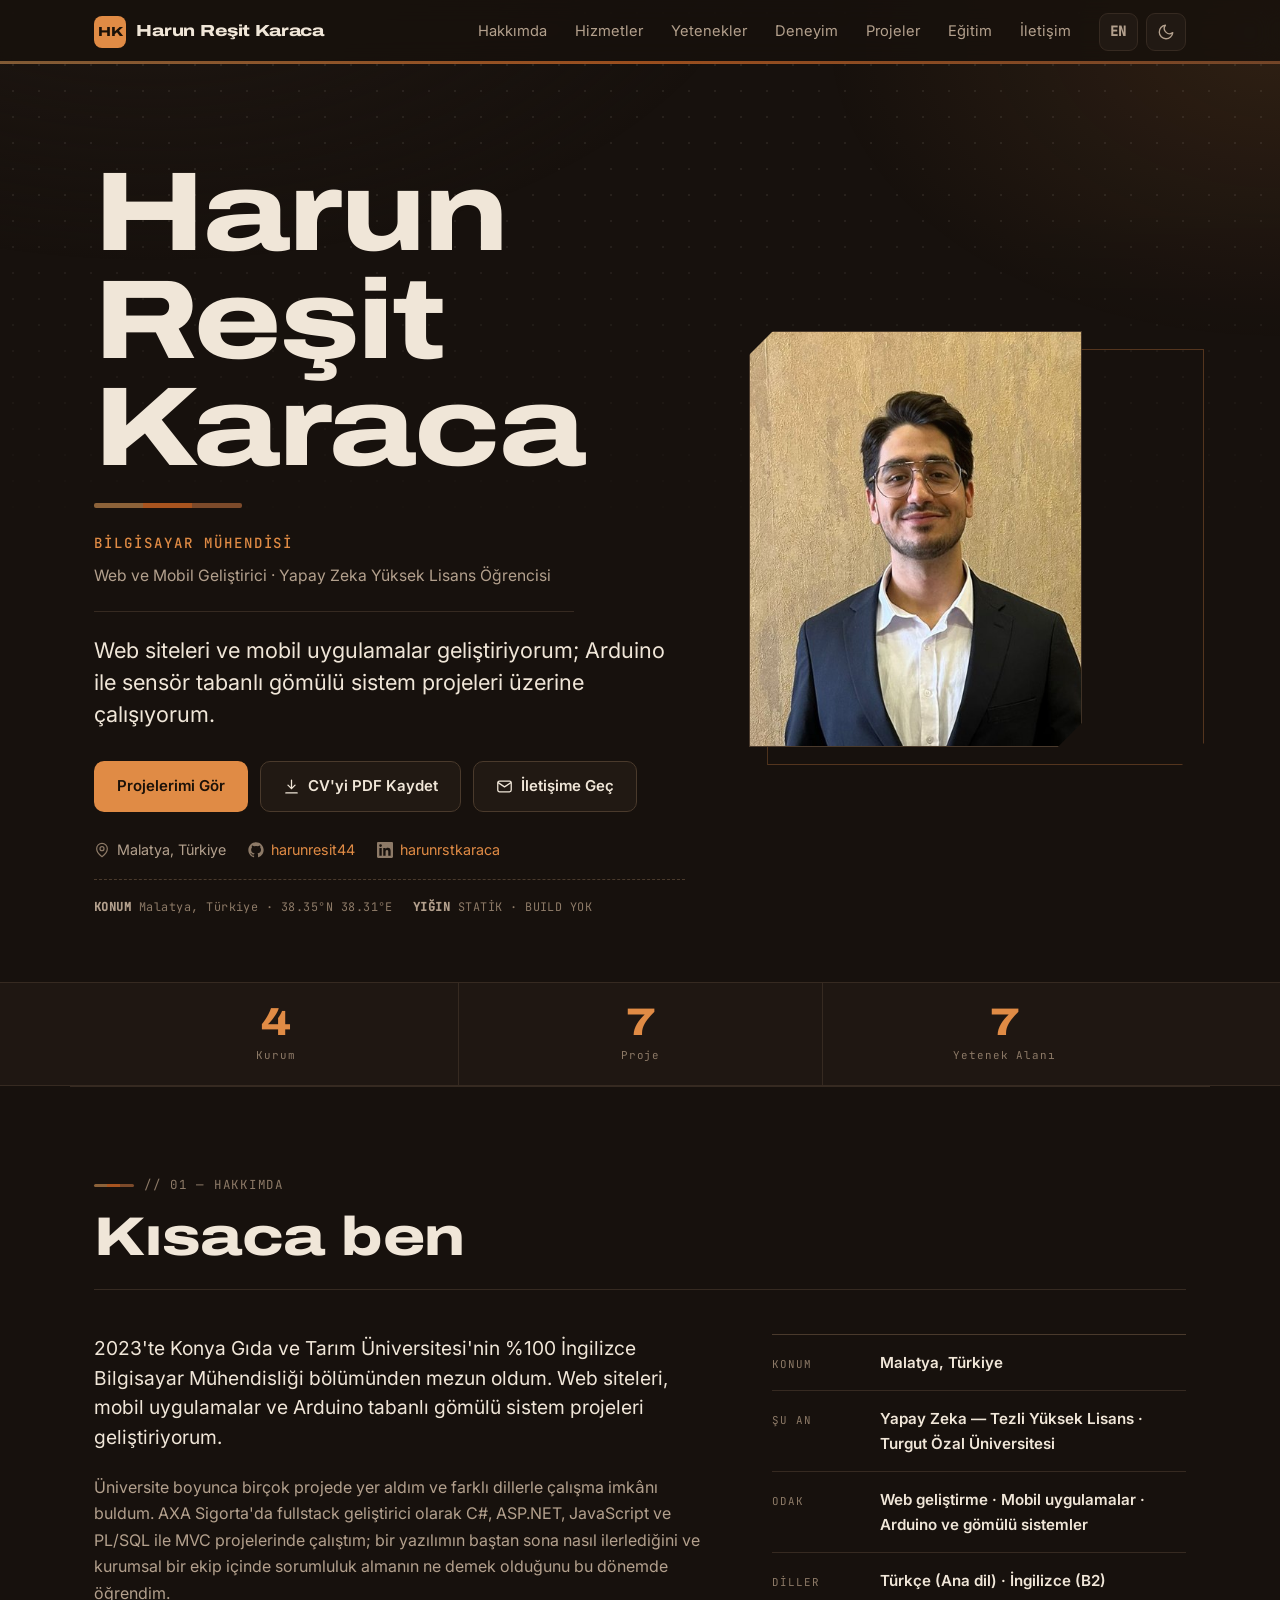
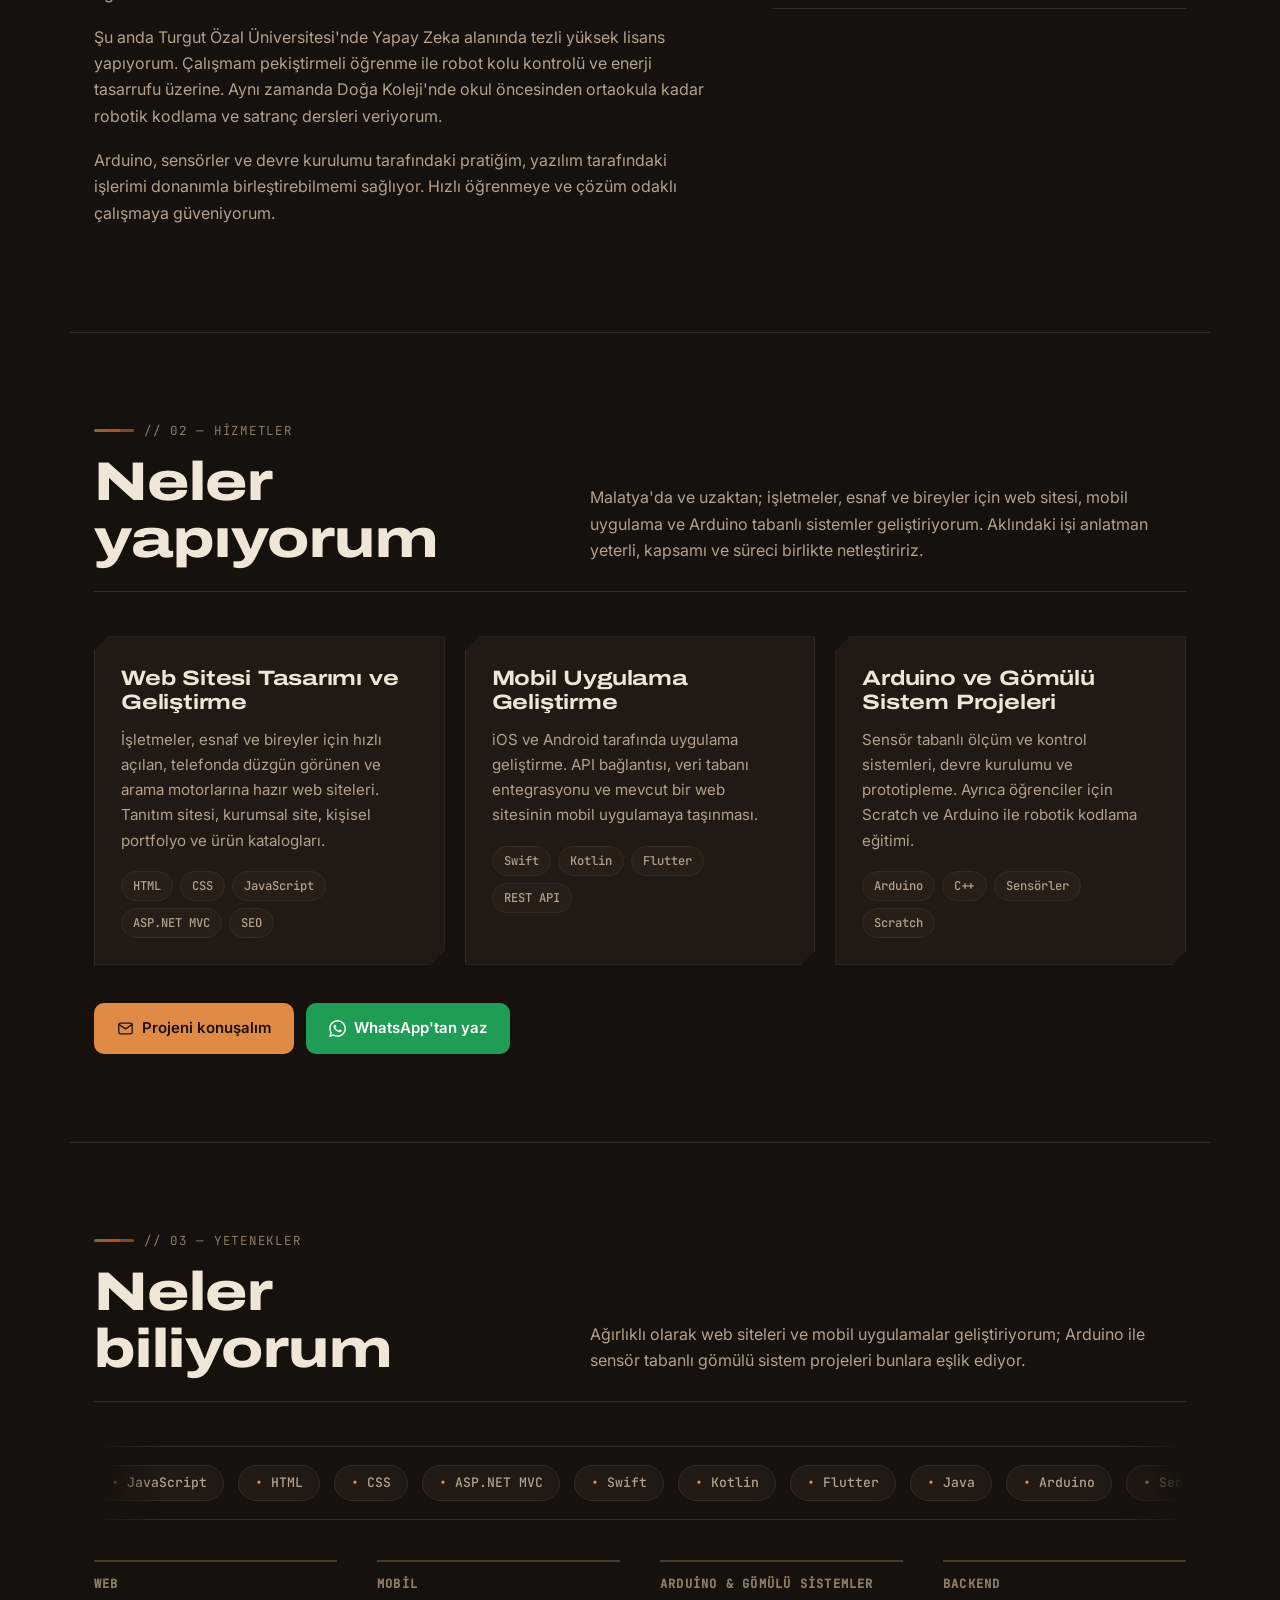
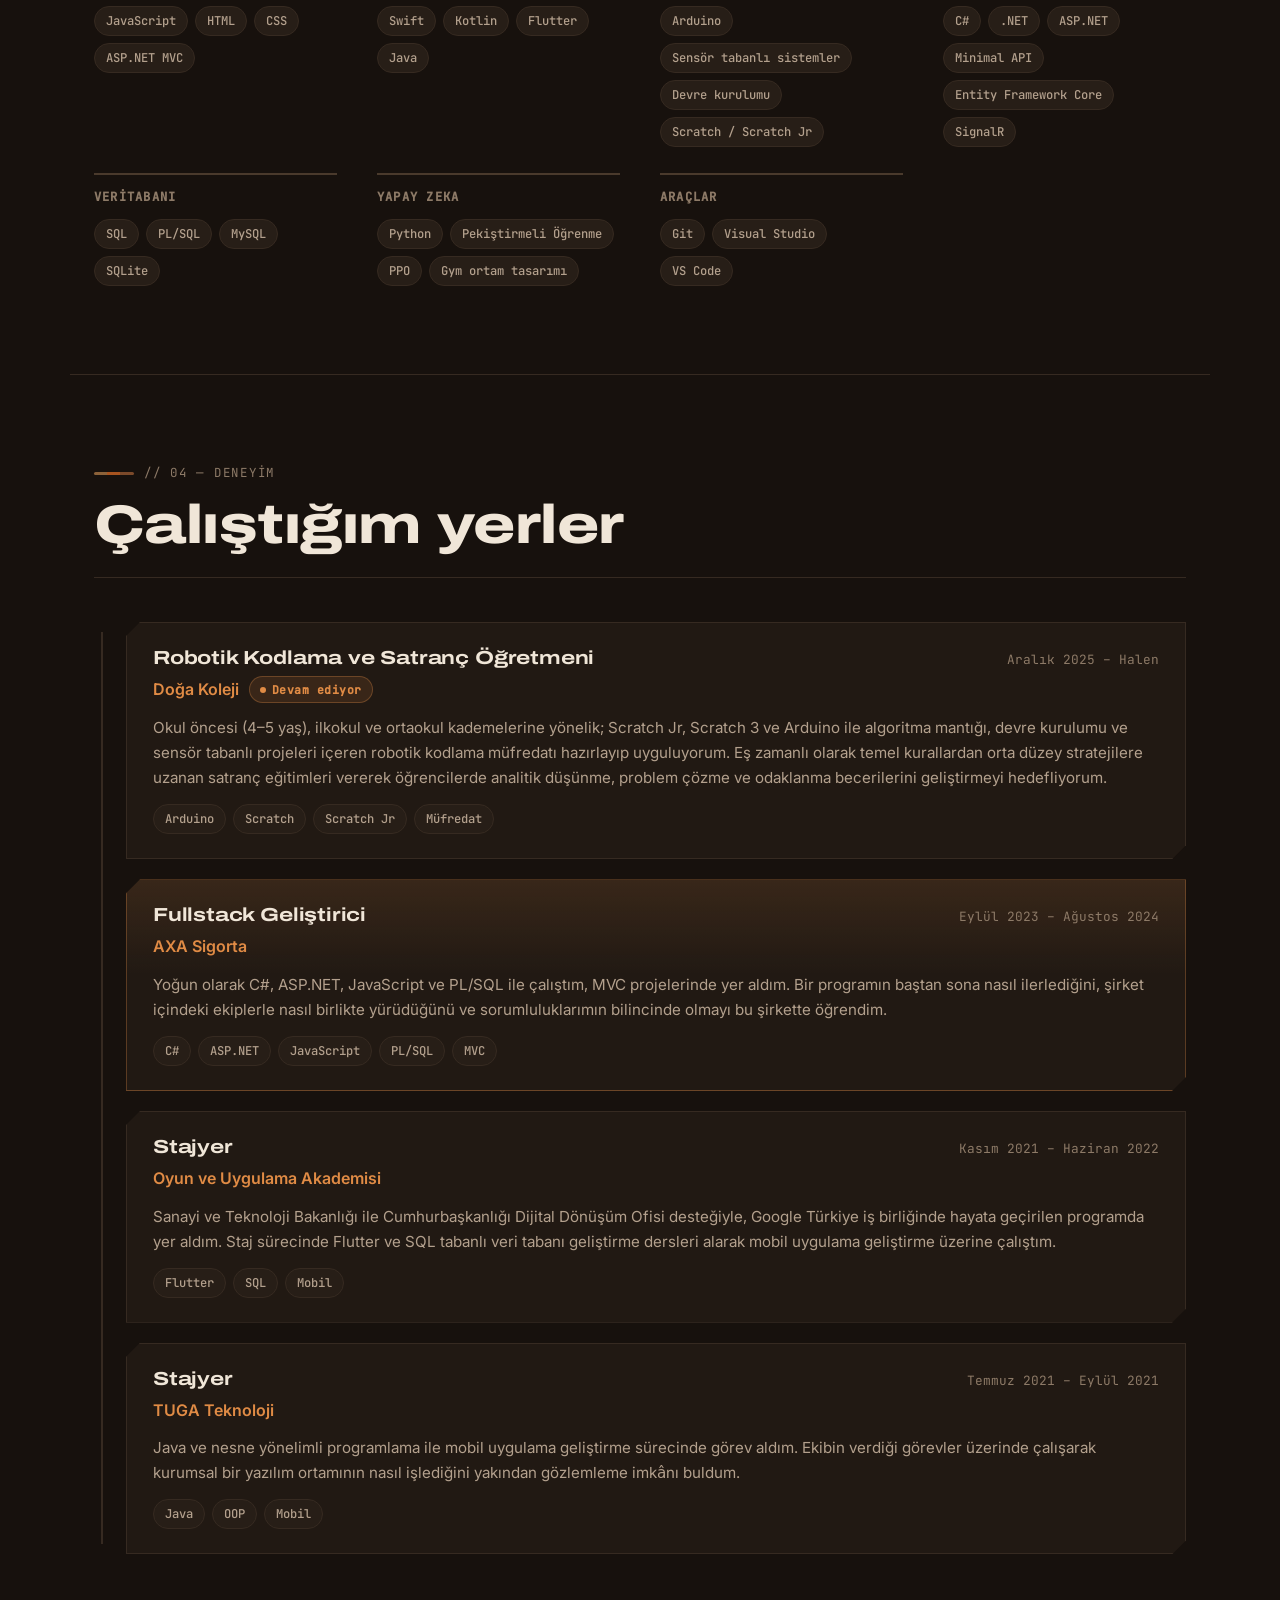
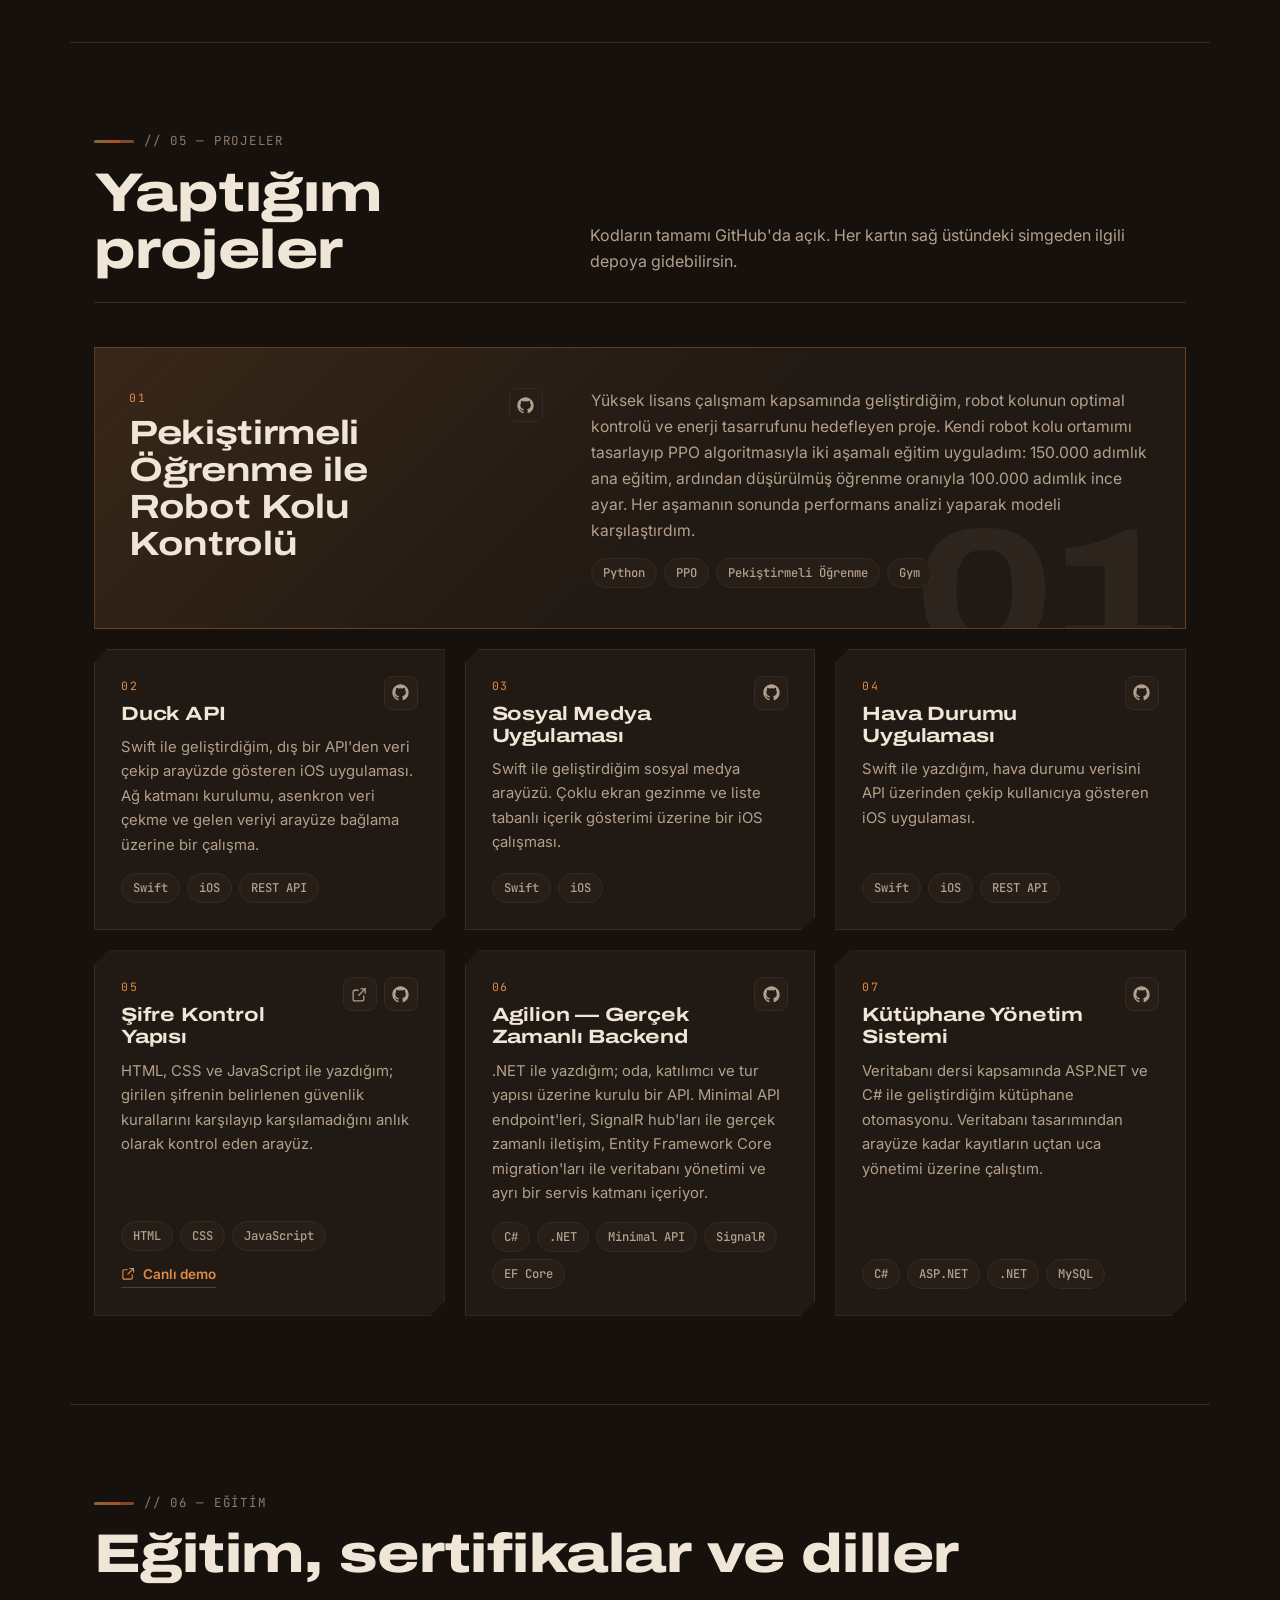
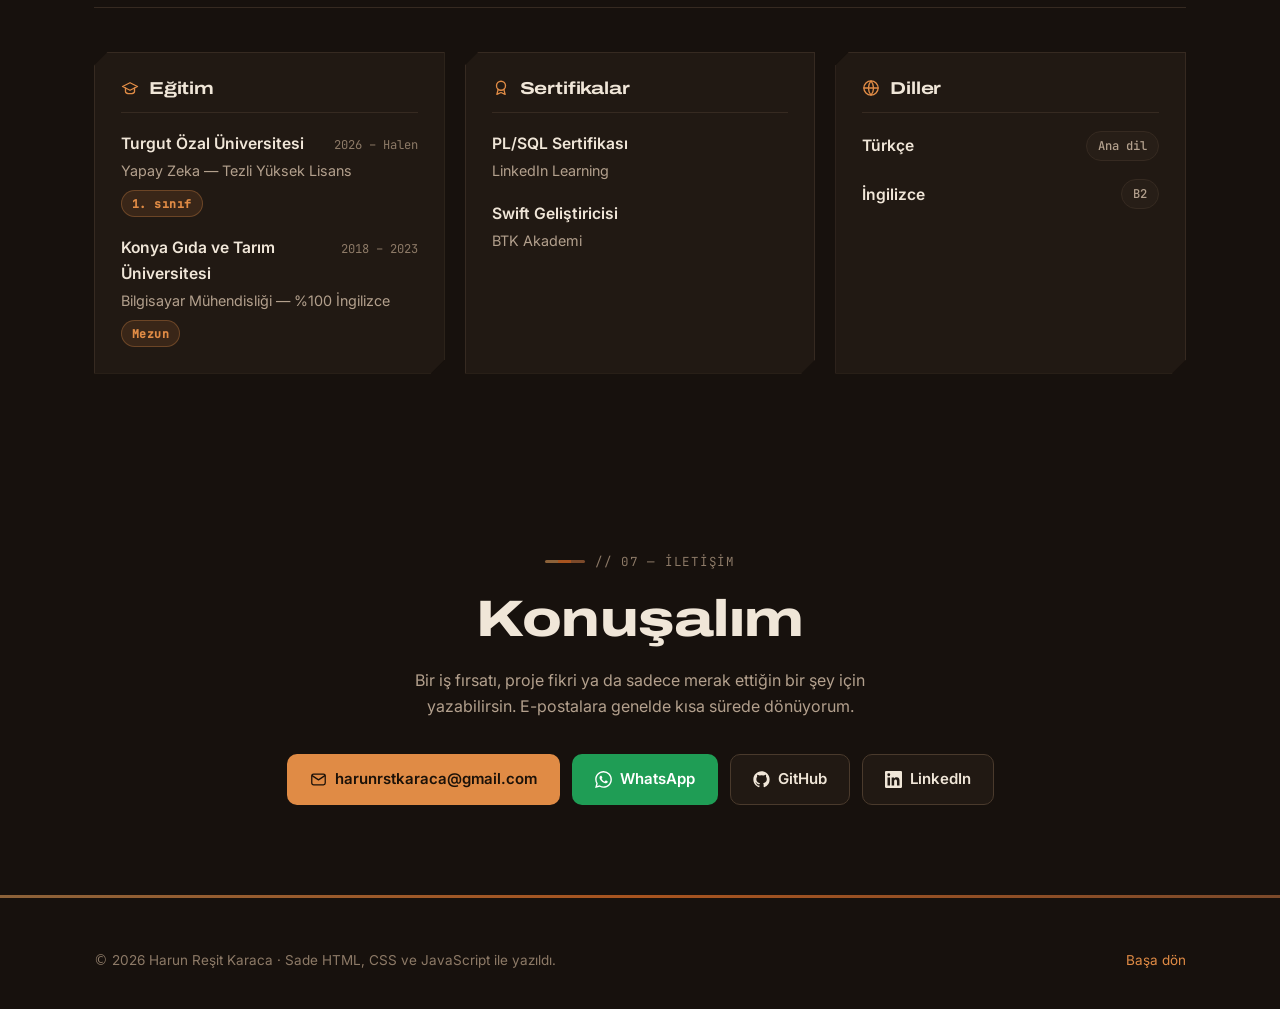
<file: index.html>
<!DOCTYPE html>
<html lang="tr" class="no-js">
  <head>
    <meta charset="utf-8" />
    <meta name="viewport" content="width=device-width, initial-scale=1" />

    <!-- Google Search Console site doğrulaması.
         Bu satırı silme — silersen Search Console doğrulaması düşer
         ve panelde veri toplanmayı bırakır. -->
    <meta name="google-site-verification" content="KPAPjc5zGMtAQxBNPOxr4-4Oy0_Ret4LzLG_7eiKNcA" />

    <!-- ================= SEO =================
         DİKKAT: Alan adını değiştirirsen (örn. harunkaraca.com alırsan)
         aşağıdaki 4 yerde de güncelle: canonical, og:url,
         iki hreflang satırı — ayrıca sitemap.xml ve robots.txt içinde.
         Şu anki adres: https://harunresitkaraca.com.tr/
         ======================================== -->

    <title>Malatya Web Sitesi ve Mobil Uygulama Geliştirme | Harun Reşit Karaca</title>
    <meta
      name="description"
      content="Malatya'da web sitesi tasarımı, mobil uygulama geliştirme ve Arduino projeleri. Bilgisayar mühendisi Harun Reşit Karaca ile iletişime geçin."
    />
    <meta name="author" content="Harun Reşit Karaca" />
    <meta name="robots" content="index, follow, max-image-preview:large" />
    <!-- Varsayılan koyu tema; kullanıcı düğmeyle değiştirince
         js/main.js bu değeri de günceller. -->
    <meta name="theme-color" content="#17110d" />

    <!-- Yerel arama sinyalleri -->
    <meta name="geo.region" content="TR-44" />
    <meta name="geo.placename" content="Malatya" />

    <link rel="canonical" href="https://harunresitkaraca.com.tr/" />
    <link rel="alternate" hreflang="tr" href="https://harunresitkaraca.com.tr/" />
    <link rel="alternate" hreflang="en" href="https://harunresitkaraca.com.tr/?lang=en" />
    <link rel="alternate" hreflang="x-default" href="https://harunresitkaraca.com.tr/" />

    <!-- LinkedIn/WhatsApp gibi yerlerde link paylaşınca çıkan kart.
         Görsel: assets/og-image.png (1200x630). Tasarımını değiştirmek
         istersen görseli aynı boyutta yenisiyle değiştirmen yeterli. -->
    <meta property="og:type" content="profile" />
    <meta property="og:site_name" content="Harun Reşit Karaca" />
    <meta property="og:url" content="https://harunresitkaraca.com.tr/" />
    <meta
      property="og:title"
      content="Malatya Web Sitesi ve Mobil Uygulama Geliştirme | Harun Reşit Karaca"
    />
    <meta
      property="og:description"
      content="Malatya'da web sitesi tasarımı, mobil uygulama geliştirme ve Arduino projeleri. Hızlı, mobil uyumlu ve arama motorlarına hazır web siteleri."
    />
    <meta property="og:locale" content="tr_TR" />
    <meta property="og:locale:alternate" content="en_US" />
    <meta property="og:image" content="https://harunresitkaraca.com.tr/assets/og-image.png" />
    <meta property="og:image:width" content="1200" />
    <meta property="og:image:height" content="630" />
    <meta
      property="og:image:alt"
      content="Harun Reşit Karaca — Malatya'da web sitesi, mobil uygulama ve Arduino projeleri"
    />

    <meta name="twitter:card" content="summary_large_image" />
    <meta
      name="twitter:image"
      content="https://harunresitkaraca.com.tr/assets/og-image.png"
    />
    <meta
      name="twitter:title"
      content="Malatya Web Sitesi ve Mobil Uygulama Geliştirme | Harun Reşit Karaca"
    />
    <meta
      name="twitter:description"
      content="Malatya'da web sitesi tasarımı, mobil uygulama geliştirme ve Arduino projeleri."
    />

    <link rel="icon" href="assets/favicon.svg" type="image/svg+xml" />

    <!-- Kendi sunucumuzda barındırılan fontlar. Görüntülenecek ilk metin
         bu iki ağırlığı kullandığı için erken yükleme (preload) ile
         "görünmez metin" (FOIT) süresi kısaltılıyor. -->
    <link rel="preload" href="assets/fonts/archivo-expanded-800.woff2" as="font" type="font/woff2" crossorigin />
    <link rel="preload" href="assets/fonts/inter-400.woff2" as="font" type="font/woff2" crossorigin />

    <link rel="stylesheet" href="css/styles.css" />

    <!-- Tema/dil tercihini sayfa boyanmadan uygular. Ayrıntı: js/boot.js -->
    <script src="js/boot.js"></script>
  </head>

  <body>
    <!-- Kaydırma ilerleme çubuğu — dekoratif, ekran okuyucudan gizli.
         Genişliği js/main.js tarafından güncelleniyor. -->
    <div class="scroll-progress" aria-hidden="true">
      <div class="scroll-progress__fill" id="scroll-progress-fill"></div>
    </div>

    <a class="skip-link" href="#main" data-i18n="a11y.skip">İçeriğe geç</a>

    <!-- ============ ÜST ÇUBUK ============ -->
    <header class="header">
      <div class="header__inner">
        <a class="brand" href="#top">
          <span class="brand__mark" id="brand-mark">HK</span>
          <span class="brand__name" id="brand-name">Harun Reşit Karaca</span>
        </a>

        <nav class="nav" id="nav" aria-label="Site menüsü">
          <a class="nav__link" href="#about" data-i18n="nav.about">Hakkımda</a>
          <a class="nav__link" href="#services" data-i18n="nav.services">Hizmetler</a>
          <a class="nav__link" href="#skills" data-i18n="nav.skills">Yetenekler</a>
          <a class="nav__link" href="#experience" data-i18n="nav.experience">Deneyim</a>
          <a class="nav__link" href="#projects" data-i18n="nav.projects">Projeler</a>
          <a class="nav__link" href="#education" data-i18n="nav.education">Eğitim</a>
          <a class="nav__link" href="#contact" data-i18n="nav.contact">İletişim</a>
        </nav>

        <div class="header__tools">
          <button
            class="icon-btn lang-btn"
            id="lang-toggle"
            type="button"
            title="Siteyi İngilizce görüntüle"
          >
            <span id="lang-label">EN</span>
          </button>

          <button
            class="icon-btn"
            id="theme-toggle"
            type="button"
            data-i18n-title="a11y.themeToggle"
            title="Temayı değiştir"
          >
            <svg class="icon icon-moon" aria-hidden="true"><use href="#i-moon" /></svg>
            <svg class="icon icon-sun" aria-hidden="true"><use href="#i-sun" /></svg>
            <span class="sr-only" data-i18n="a11y.themeToggle">Temayı değiştir</span>
          </button>

          <button
            class="icon-btn nav-toggle"
            id="nav-toggle"
            type="button"
            aria-expanded="false"
            aria-controls="nav"
          >
            <svg class="icon icon-menu" aria-hidden="true"><use href="#i-menu" /></svg>
            <svg class="icon icon-close" aria-hidden="true"><use href="#i-close" /></svg>
            <span class="sr-only" data-i18n="a11y.menuToggle">Menüyü aç/kapat</span>
          </button>
        </div>
      </div>
    </header>

    <main id="main">
      <span id="top"></span>

      <!-- ============ HERO ============ -->
      <section class="hero container">
        <div class="hero__grid">
          <div class="hero__intro">
            <p class="hero__available" id="hero-status" hidden>
              <span class="badge"><span class="badge__dot"></span><span id="hero-status-text"></span></span>
            </p>

            <h1 class="hero__name" id="hero-name">Harun Reşit Karaca</h1>

            <div class="hero__stripe">
              <span class="stripe stripe--lg" aria-hidden="true"></span>
            </div>

            <p class="hero__title" id="hero-title"></p>
            <p class="hero__subtitle" id="hero-subtitle"></p>
            <p class="hero__tagline" id="hero-tagline"></p>

            <div class="hero__actions">
              <a class="btn btn--primary" href="#projects" data-i18n="btn.projects">
                Projelerimi Gör
                <svg class="icon" aria-hidden="true"><use href="#i-arrow" /></svg>
              </a>
              <button class="btn btn--ghost" id="print-cv" type="button">
                <svg class="icon" aria-hidden="true"><use href="#i-download" /></svg>
                <span data-i18n="btn.cv">CV'yi PDF Kaydet</span>
              </button>
              <a class="btn btn--ghost" id="hero-mail" href="#">
                <svg class="icon" aria-hidden="true"><use href="#i-mail" /></svg>
                <span data-i18n="btn.contact">İletişime Geç</span>
              </a>
            </div>

            <div class="hero__meta">
              <span>
                <svg class="icon" aria-hidden="true"><use href="#i-pin" /></svg>
                <span id="hero-location"></span>
              </span>
              <a id="hero-github" href="#" target="_blank" rel="noopener noreferrer">
                <svg class="icon icon--solid" aria-hidden="true"><use href="#i-github" /></svg>
                <span id="hero-github-label"></span>
              </a>
              <a id="hero-linkedin" href="#" target="_blank" rel="noopener noreferrer">
                <svg class="icon icon--solid" aria-hidden="true"><use href="#i-linkedin" /></svg>
                <span id="hero-linkedin-label"></span>
              </a>
              <!-- Sadece yazdırma/PDF çıktısında görünür: ekranda e-posta
                   zaten İletişim bölümünde var, ama CV çıktısında o bölüm gizleniyor. -->
              <span class="print-only">
                <svg class="icon" aria-hidden="true"><use href="#i-mail" /></svg>
                <span id="hero-email"></span>
              </span>
            </div>

            <!-- Teknik künye satırı — motorsport telemetri estetiğinde,
                 gerçek bilgi taşıyor (konum koordinatı, teknoloji yığını).
                 js/main.js > renderDossier() dolduruyor. -->
            <div class="hero__dossier" id="hero-dossier"></div>
          </div>

          <div class="hero__media">
            <!-- FOTOĞRAF: js/data.js içindeki profile.photo alanına
                 dosya yolunu yazdığında monogram yerine fotoğraf gelir. -->
            <div class="avatar">
              <span class="avatar__mono" id="avatar-mono">HK</span>
              <img class="avatar__img" id="avatar-img" alt="" hidden />
            </div>
            <p class="avatar__hint" data-i18n="hero.photoHint">Fotoğraf eklenecek</p>
          </div>
        </div>
      </section>

      <!-- ============ SAYISAL VURGU ŞERİDİ ============
           Rakamlar data.js dizilerinin uzunluğundan hesaplanıyor
           (js/main.js > renderStats), uydurma sayı yok. -->
      <div class="stats-strip">
        <div class="container stats-strip__inner" id="stats-strip"></div>
      </div>

      <!-- ============ HAKKIMDA ============ -->
      <section class="section container" id="about">
        <div class="section__head">
          <div class="eyebrow-row">
            <span class="stripe stripe--sm" aria-hidden="true"></span>
            <span class="section__eyebrow" data-i18n="about.eyebrow">// 01 — HAKKIMDA</span>
          </div>
          <h2 class="section__title" data-i18n="about.title">Kısaca ben</h2>
        </div>

        <div class="about__grid">
          <div class="about__text" id="about-text"></div>

          <div class="facts">
            <div class="fact">
              <span class="fact__label" data-i18n="facts.location">Konum</span>
              <span class="fact__value" id="fact-location"></span>
            </div>
            <div class="fact">
              <span class="fact__label" data-i18n="facts.study">Şu an</span>
              <span class="fact__value" id="fact-study"></span>
            </div>
            <div class="fact">
              <span class="fact__label" data-i18n="facts.focus">Odak</span>
              <span class="fact__value" id="fact-focus"></span>
            </div>
            <div class="fact">
              <span class="fact__label" data-i18n="facts.languages">Diller</span>
              <span class="fact__value" id="fact-languages"></span>
            </div>
          </div>
        </div>
      </section>

      <!-- ============ HİZMETLER ============
           Bu bölüm, Malatya'da web sitesi/mobil uygulama arayan
           birinin seni bulabilmesi için var. İçeriği js/data.js
           içindeki "services" listesinden geliyor. -->
      <section class="section container" id="services">
        <div class="section__head">
          <div class="eyebrow-row">
            <span class="stripe stripe--sm" aria-hidden="true"></span>
            <span class="section__eyebrow" data-i18n="services.eyebrow">// 02 — HİZMETLER</span>
          </div>
          <h2 class="section__title" data-i18n="services.title">Neler yapıyorum</h2>
          <p class="section__lead" data-i18n="services.lead">
            Malatya'da ve uzaktan; işletmeler, esnaf ve bireyler için web sitesi, mobil uygulama
            ve Arduino tabanlı sistemler geliştiriyorum. Aklındaki işi anlatman yeterli, kapsamı
            ve süreci birlikte netleştiririz.
          </p>
        </div>

        <div class="services-grid" id="services-grid"></div>

        <p class="services__cta">
          <a class="btn btn--primary" id="services-mail" href="#">
            <svg class="icon" aria-hidden="true"><use href="#i-mail" /></svg>
            <span data-i18n="services.cta">Projeni konuşalım</span>
          </a>
          <!-- Adres js/main.js tarafından çalışma anında kuruluyor;
               telefon numarası HTML kaynağında bütün halde yok. -->
          <a
            class="btn btn--wa wa-link"
            rel="noopener noreferrer nofollow"
            target="_blank"
            hidden
          >
            <svg class="icon icon--solid" aria-hidden="true"><use href="#i-whatsapp" /></svg>
            <span data-i18n="services.whatsapp">WhatsApp'tan yaz</span>
          </a>
        </p>
      </section>

      <!-- ============ YETENEKLER ============ -->
      <section class="section container" id="skills">
        <div class="section__head">
          <div class="eyebrow-row">
            <span class="stripe stripe--sm" aria-hidden="true"></span>
            <span class="section__eyebrow" data-i18n="skills.eyebrow">// 03 — YETENEKLER</span>
          </div>
          <h2 class="section__title" data-i18n="skills.title">Neler biliyorum</h2>
          <p class="section__lead" data-i18n="skills.lead">
            Ağırlıklı olarak web siteleri ve mobil uygulamalar geliştiriyorum; Arduino ile sensör
            tabanlı gömülü sistem projeleri bunlara eşlik ediyor.
          </p>
        </div>

        <!-- Kayan teknoloji şeridi — DATA.skills'ten benzersizleştirilip
             js/main.js > initTicker() dolduruyor. -->
        <div class="ticker" id="skills-ticker">
          <div class="ticker__track" id="skills-ticker-track"></div>
        </div>

        <div class="skills-grid" id="skills-grid"></div>
      </section>

      <!-- ============ DENEYİM ============ -->
      <section class="section container" id="experience">
        <div class="section__head">
          <div class="eyebrow-row">
            <span class="stripe stripe--sm" aria-hidden="true"></span>
            <span class="section__eyebrow" data-i18n="experience.eyebrow">// 04 — DENEYİM</span>
          </div>
          <h2 class="section__title" data-i18n="experience.title">Çalıştığım yerler</h2>
        </div>

        <div class="timeline" id="timeline"></div>
      </section>

      <!-- ============ PROJELER ============ -->
      <section class="section container" id="projects">
        <div class="section__head">
          <div class="eyebrow-row">
            <span class="stripe stripe--sm" aria-hidden="true"></span>
            <span class="section__eyebrow" data-i18n="projects.eyebrow">// 05 — PROJELER</span>
          </div>
          <h2 class="section__title" data-i18n="projects.title">Yaptığım projeler</h2>
          <p class="section__lead" data-i18n="projects.lead">
            Kodların tamamı GitHub'da açık. Her kartın sağ üstündeki simgeden ilgili depoya
            gidebilirsin.
          </p>
        </div>

        <div class="projects-grid" id="projects-grid"></div>
      </section>

      <!-- ============ EĞİTİM / SERTİFİKA / DİL ============ -->
      <section class="section container" id="education">
        <div class="section__head">
          <div class="eyebrow-row">
            <span class="stripe stripe--sm" aria-hidden="true"></span>
            <span class="section__eyebrow" data-i18n="education.eyebrow">// 06 — EĞİTİM</span>
          </div>
          <h2 class="section__title" data-i18n="education.title">Eğitim, sertifikalar ve diller</h2>
        </div>

        <div class="trio">
          <div class="panel cut">
            <h3 class="panel__title">
              <svg class="icon" aria-hidden="true"><use href="#i-cap" /></svg>
              <span data-i18n="education.schoolTitle">Eğitim</span>
            </h3>
            <div class="entry-list" id="education-list"></div>
          </div>

          <div class="panel cut">
            <h3 class="panel__title">
              <svg class="icon" aria-hidden="true"><use href="#i-award" /></svg>
              <span data-i18n="education.certTitle">Sertifikalar</span>
            </h3>
            <div class="entry-list" id="certificates-list"></div>
          </div>

          <div class="panel cut">
            <h3 class="panel__title">
              <svg class="icon" aria-hidden="true"><use href="#i-globe" /></svg>
              <span data-i18n="education.langTitle">Diller</span>
            </h3>
            <div class="entry-list" id="languages-list"></div>
          </div>
        </div>
      </section>

      <!-- ============ İLETİŞİM ============
           Sayfanın tek koyu bloğu — genel tema ne olursa olsun
           burası her zaman espresso tonlarında (bkz. .contact CSS). -->
      <section class="section contact" id="contact">
        <div class="container">
        <div class="eyebrow-row eyebrow-row--center">
          <span class="stripe stripe--sm" aria-hidden="true"></span>
          <span class="section__eyebrow" data-i18n="contact.eyebrow">// 07 — İLETİŞİM</span>
        </div>
        <h2 class="contact__title" data-i18n="contact.title">Konuşalım</h2>
        <p class="contact__lead" data-i18n="contact.lead">
          Bir iş fırsatı, proje fikri ya da sadece merak ettiğin bir şey için yazabilirsin. E-postalara
          genelde kısa sürede dönüyorum.
        </p>

        <div class="contact__actions">
          <a class="btn btn--primary" id="contact-mail" href="#">
            <svg class="icon" aria-hidden="true"><use href="#i-mail" /></svg>
            <span id="contact-mail-label"></span>
          </a>
          <a
            class="btn btn--wa wa-link"
            rel="noopener noreferrer nofollow"
            target="_blank"
            hidden
          >
            <svg class="icon icon--solid" aria-hidden="true"><use href="#i-whatsapp" /></svg>
            <span data-i18n="contact.whatsapp">WhatsApp</span>
          </a>
          <a class="btn btn--ghost" id="contact-github" href="#" target="_blank" rel="noopener noreferrer">
            <svg class="icon icon--solid" aria-hidden="true"><use href="#i-github" /></svg>
            GitHub
          </a>
          <a
            class="btn btn--ghost"
            id="contact-linkedin"
            href="#"
            target="_blank"
            rel="noopener noreferrer"
          >
            <svg class="icon icon--solid" aria-hidden="true"><use href="#i-linkedin" /></svg>
            LinkedIn
          </a>
        </div>
        </div>
      </section>
    </main>

    <footer class="footer">
      <div class="container footer__inner">
        <span id="footer-copy"></span>
        <span class="footer__links">
          <a href="#top" data-i18n="footer.toTop">Başa dön</a>
        </span>
      </div>
    </footer>

    <!-- ============ SVG SİMGE SPRITE ============
         Simgeler burada bir kez tanımlanıyor, sayfada <use> ile
         çağrılıyor. Harici dosya veya ikon kütüphanesi yok. -->
    <svg class="icon-sprite" width="0" height="0" aria-hidden="true" focusable="false">
      <symbol id="i-sun" viewBox="0 0 24 24">
        <circle cx="12" cy="12" r="4" />
        <path d="M12 2v2M12 20v2M4.9 4.9l1.4 1.4M17.7 17.7l1.4 1.4M2 12h2M20 12h2M4.9 19.1l1.4-1.4M17.7 6.3l1.4-1.4" />
      </symbol>

      <symbol id="i-moon" viewBox="0 0 24 24">
        <path d="M21 12.8A9 9 0 1 1 11.2 3a7 7 0 0 0 9.8 9.8Z" />
      </symbol>

      <symbol id="i-menu" viewBox="0 0 24 24">
        <path d="M4 7h16M4 12h16M4 17h16" />
      </symbol>

      <symbol id="i-close" viewBox="0 0 24 24">
        <path d="M6 6l12 12M18 6L6 18" />
      </symbol>

      <symbol id="i-download" viewBox="0 0 24 24">
        <path d="M12 3v12m-5-5 5 5 5-5M4 21h16" />
      </symbol>

      <symbol id="i-mail" viewBox="0 0 24 24">
        <rect x="2.5" y="4.5" width="19" height="15" rx="2.5" />
        <path d="m3 6.5 9 6 9-6" />
      </symbol>

      <symbol id="i-pin" viewBox="0 0 24 24">
        <path d="M20 10c0 6-8 12-8 12s-8-6-8-12a8 8 0 0 1 16 0Z" />
        <circle cx="12" cy="10" r="3" />
      </symbol>

      <symbol id="i-arrow" viewBox="0 0 24 24">
        <path d="M5 12h14m-6-6 6 6-6 6" />
      </symbol>

      <symbol id="i-external" viewBox="0 0 24 24">
        <path d="M14 4h6v6" />
        <path d="M20 4 11 13" />
        <path d="M18 14v5a2 2 0 0 1-2 2H5a2 2 0 0 1-2-2V8a2 2 0 0 1 2-2h5" />
      </symbol>

      <symbol id="i-whatsapp" viewBox="0 0 24 24">
        <path
          d="M17.47 14.38c-.29-.15-1.7-.84-1.97-.94-.26-.1-.45-.14-.64.14-.19.29-.73.94-.9 1.13-.16.19-.33.21-.62.07-.29-.15-1.22-.45-2.32-1.43-.86-.77-1.44-1.71-1.6-2-.17-.29-.02-.44.13-.59.13-.13.29-.34.43-.5.15-.17.19-.29.29-.48.1-.19.05-.36-.02-.5-.07-.15-.64-1.56-.88-2.13-.23-.56-.47-.48-.64-.49h-.55c-.19 0-.5.07-.76.36-.26.29-1 .98-1 2.38s1.02 2.76 1.17 2.95c.14.19 2.01 3.08 4.88 4.32.68.29 1.21.47 1.63.6.68.22 1.31.19 1.8.11.55-.08 1.7-.69 1.94-1.36.24-.67.24-1.24.17-1.36-.07-.12-.26-.19-.55-.34Z"
        />
        <path
          d="M12.05 21.8h-.02a9.8 9.8 0 0 1-4.99-1.37l-.36-.21-3.71.97.99-3.62-.23-.37a9.8 9.8 0 0 1-1.5-5.23c0-5.41 4.4-9.81 9.82-9.81 2.62 0 5.09 1.02 6.94 2.88a9.75 9.75 0 0 1 2.87 6.94c0 5.41-4.4 9.82-9.81 9.82ZM20.5 3.49A11.72 11.72 0 0 0 12.05 0C5.56 0 .28 5.28.28 11.77c0 2.07.54 4.1 1.57 5.88L.18 24l6.5-1.7a11.72 11.72 0 0 0 5.37 1.31h.01c6.49 0 11.77-5.28 11.77-11.77 0-3.15-1.22-6.1-3.44-8.33Z"
        />
      </symbol>

      <symbol id="i-cap" viewBox="0 0 24 24">
        <path d="M22 10 12 5 2 10l10 5 10-5Z" />
        <path d="M6 12v5c0 1.1 2.7 2.5 6 2.5s6-1.4 6-2.5v-5" />
      </symbol>

      <symbol id="i-award" viewBox="0 0 24 24">
        <circle cx="12" cy="9" r="6" />
        <path d="m8.2 13.9-1.7 6.6L12 18l5.5 2.5-1.7-6.6" />
      </symbol>

      <symbol id="i-globe" viewBox="0 0 24 24">
        <circle cx="12" cy="12" r="9.5" />
        <path d="M2.5 12h19" />
        <path d="M12 2.5a15 15 0 0 1 0 19 15 15 0 0 1 0-19Z" />
      </symbol>

      <symbol id="i-github" viewBox="0 0 24 24">
        <path
          d="M12 .5C5.73.5.5 5.73.5 12c0 5.08 3.29 9.39 7.86 10.91.58.11.79-.25.79-.56v-2c-3.2.7-3.88-1.54-3.88-1.54-.53-1.34-1.29-1.7-1.29-1.7-1.05-.72.08-.71.08-.71 1.16.08 1.78 1.19 1.78 1.19 1.04 1.78 2.72 1.27 3.38.97.11-.76.41-1.27.74-1.56-2.55-.29-5.23-1.28-5.23-5.7 0-1.26.45-2.29 1.19-3.1-.12-.29-.52-1.46.11-3.05 0 0 .97-.31 3.18 1.18a11.1 11.1 0 0 1 5.8 0c2.2-1.49 3.17-1.18 3.17-1.18.63 1.59.23 2.76.12 3.05.74.81 1.19 1.84 1.19 3.1 0 4.43-2.69 5.4-5.25 5.69.42.36.79 1.08.79 2.18v3.23c0 .31.21.68.8.56A11.5 11.5 0 0 0 23.5 12C23.5 5.73 18.27.5 12 .5Z"
        />
      </symbol>

      <symbol id="i-linkedin" viewBox="0 0 24 24">
        <path
          d="M20.45 20.45h-3.55v-5.57c0-1.33-.02-3.04-1.85-3.04-1.85 0-2.13 1.45-2.13 2.94v5.67H9.37V9h3.41v1.56h.05c.48-.9 1.63-1.85 3.36-1.85 3.6 0 4.26 2.37 4.26 5.45v6.29ZM5.34 7.43a2.06 2.06 0 1 1 0-4.13 2.06 2.06 0 0 1 0 4.13Zm1.78 13.02H3.56V9h3.56v11.45ZM22.22 0H1.77C.79 0 0 .77 0 1.73v20.54C0 23.22.79 24 1.77 24h20.45c.98 0 1.78-.78 1.78-1.73V1.73C24 .77 23.2 0 22.22 0Z"
        />
      </symbol>
    </svg>

    <!-- ============ YAPILANDIRILMIŞ VERİ (JSON-LD) ============
         Arama motorlarına "bu kim, nerede, ne hizmeti veriyor" bilgisini
         doğrudan söyler. Google'ın seni Malatya ile ilişkilendirmesi
         büyük ölçüde buraya bakar.
         Bilgilerini değiştirirsen (isim, e-posta, şehir) burayı da güncelle. -->
    <script type="application/ld+json">
      {
        "@context": "https://schema.org",
        "@graph": [
          {
            "@type": "Person",
            "@id": "https://harunresitkaraca.com.tr/#harun",
            "name": "Harun Reşit Karaca",
            "jobTitle": "Bilgisayar Mühendisi",
            "description": "Web sitesi ve mobil uygulama geliştiricisi. Arduino ve gömülü sistem projeleri.",
            "url": "https://harunresitkaraca.com.tr/",
            "email": "mailto:harunrstkaraca@gmail.com",
            "address": {
              "@type": "PostalAddress",
              "addressLocality": "Malatya",
              "addressCountry": "TR"
            },
            "sameAs": [
              "https://github.com/harunresit44",
              "https://www.linkedin.com/in/harunrstkaraca/"
            ],
            "knowsLanguage": ["tr", "en"],
            "knowsAbout": [
              "Web sitesi geliştirme",
              "Mobil uygulama geliştirme",
              "Arduino",
              "Gömülü sistemler",
              "C#",
              ".NET",
              "JavaScript",
              "Swift",
              "Flutter",
              "Pekiştirmeli öğrenme"
            ],
            "alumniOf": {
              "@type": "CollegeOrUniversity",
              "name": "Konya Gıda ve Tarım Üniversitesi"
            }
          },
          {
            "@type": "ProfessionalService",
            "@id": "https://harunresitkaraca.com.tr/#hizmetler",
            "name": "Harun Reşit Karaca — Web ve Mobil Uygulama Geliştirme",
            "description": "Malatya merkezli web sitesi tasarımı, mobil uygulama geliştirme ve Arduino tabanlı gömülü sistem projeleri.",
            "url": "https://harunresitkaraca.com.tr/",
            "email": "mailto:harunrstkaraca@gmail.com",
            "provider": { "@id": "https://harunresitkaraca.com.tr/#harun" },
            "address": {
              "@type": "PostalAddress",
              "addressLocality": "Malatya",
              "addressCountry": "TR"
            },
            "areaServed": [
              { "@type": "City", "name": "Malatya" },
              { "@type": "Country", "name": "Türkiye" }
            ],
            "availableLanguage": ["tr", "en"],
            "hasOfferCatalog": {
              "@type": "OfferCatalog",
              "name": "Hizmetler",
              "itemListElement": [
                {
                  "@type": "Offer",
                  "itemOffered": {
                    "@type": "Service",
                    "name": "Web Sitesi Tasarımı ve Geliştirme",
                    "description": "İşletmeler ve bireyler için hızlı, mobil uyumlu ve arama motorlarına hazır web siteleri."
                  }
                },
                {
                  "@type": "Offer",
                  "itemOffered": {
                    "@type": "Service",
                    "name": "Mobil Uygulama Geliştirme",
                    "description": "iOS ve Android uygulama geliştirme, API ve veri tabanı entegrasyonu."
                  }
                },
                {
                  "@type": "Offer",
                  "itemOffered": {
                    "@type": "Service",
                    "name": "Arduino ve Gömülü Sistem Projeleri",
                    "description": "Sensör tabanlı ölçüm ve kontrol sistemleri, devre kurulumu, robotik kodlama eğitimi."
                  }
                }
              ]
            }
          },
          {
            "@type": "WebSite",
            "@id": "https://harunresitkaraca.com.tr/#website",
            "url": "https://harunresitkaraca.com.tr/",
            "name": "Harun Reşit Karaca",
            "inLanguage": "tr-TR",
            "publisher": { "@id": "https://harunresitkaraca.com.tr/#harun" }
          }
        ]
      }
    </script>

    <script src="js/data.js"></script>
    <script src="js/i18n.js"></script>
    <script src="js/main.js"></script>
  </body>
</html>
</file>
<file: css/styles.css>
/* =============================================================
   Harun Reşit Karaca — kişisel site
   Tasarım sistemi: "Sıcak Teknik"
   -------------------------------------------------------------
   Motorsport/performans tasarımının yapısı (üçlü şerit, mono
   künye etiketleri, açılı/kesik köşe geometri) kahve paleti
   üzerinde yürütülüyor. BMW M şeritlerinin gerçek renkleri
   KULLANILMIYOR — üçlü şerit fikri alınıp kendi renklerimizle
   (karamel/kahve/espresso) yeniden çiziliyor.

   Renkleri değiştirmek istersen sadece :root altındaki
   değişkenlere dokun, tüm site birlikte değişir.
   ============================================================= */

/* --- 0. Fontlar (kendi sunucumuzda barındırılıyor) ----------
   Google Fonts'a hiçbir istek gitmiyor. Dosyalar assets/fonts/
   içinde, sadece kullanılan karakterlere (ASCII + Türkçe özel
   harfler + birkaç tipografik işaret) göre daraltılmış — bu
   yüzden her biri birkaç KB. Lisans: SIL OFL 1.1, bkz.
   assets/fonts/OFL-*.txt

   Latin Extended-A alt kümesi test edildi: ı İ ş Ş ğ Ğ ç Ç ö Ö
   ü Ü karakterlerinin hepsi bu dosyalarda mevcut. */
@font-face {
  font-family: "Archivo Expanded";
  font-style: normal;
  font-weight: 700;
  font-display: swap;
  src: url("../assets/fonts/archivo-expanded-700.woff2") format("woff2");
  unicode-range: U+0000-00FF, U+0100-017F, U+2000-206F, U+20AC, U+20BA;
}

@font-face {
  font-family: "Archivo Expanded";
  font-style: normal;
  font-weight: 800;
  font-display: swap;
  src: url("../assets/fonts/archivo-expanded-800.woff2") format("woff2");
  unicode-range: U+0000-00FF, U+0100-017F, U+2000-206F, U+20AC, U+20BA;
}

@font-face {
  font-family: "Inter";
  font-style: normal;
  font-weight: 400;
  font-display: swap;
  src: url("../assets/fonts/inter-400.woff2") format("woff2");
  unicode-range: U+0000-00FF, U+0100-017F, U+2000-206F, U+20AC, U+20BA;
}

@font-face {
  font-family: "Inter";
  font-style: normal;
  font-weight: 600;
  font-display: swap;
  src: url("../assets/fonts/inter-600.woff2") format("woff2");
  unicode-range: U+0000-00FF, U+0100-017F, U+2000-206F, U+20AC, U+20BA;
}

@font-face {
  font-family: "JetBrains Mono";
  font-style: normal;
  font-weight: 400;
  font-display: swap;
  src: url("../assets/fonts/jetbrains-mono-400.woff2") format("woff2");
  unicode-range: U+0000-00FF, U+0100-017F, U+2000-206F, U+20AC;
}

@font-face {
  font-family: "JetBrains Mono";
  font-style: normal;
  font-weight: 500;
  font-display: swap;
  src: url("../assets/fonts/jetbrains-mono-500.woff2") format("woff2");
  unicode-range: U+0000-00FF, U+0100-017F, U+2000-206F, U+20AC;
}

/* --- 1. Tasarım değişkenleri ------------------------------
   Sitenin varsayılanı KOYU tema; bunu js/boot.js sayfa boyanmadan
   <html data-theme="dark"> yazarak uyguluyor. Buradaki :root bloğu
   aydınlık temanın renkleri — hem kullanıcı düğmeyle geçtiğinde hem
   de (beklenmedik biçimde) JavaScript çalışmazsa devreye giriyor.
   Kontrast oranları hesaplanıp doğrulandı (bkz. yorum satırları). */
:root {
  /* Kaydırma çubuğu ve form denetimleri de temaya uysun diye.
     boot.js data-theme'i her zaman yazdığı için pratikte aşağıdaki
     iki kural belirleyici; bu satır JS çalışmazsa devreye giriyor. */
  color-scheme: light;

  --bg: #f7f2ea;
  --bg-glow: #efe7da;
  --surface: #fffcf7;
  --surface-2: #f1e9dc;
  --border: #e0d4c2;
  --border-strong: #c9b89e;
  --dot: rgba(31, 23, 18, 0.12);

  --text: #1f1712;
  --text-muted: #5e4e42;
  /* Küçük punto etiketlerde kullanılıyor; zeminle kontrastı
     4.5'in altına düşmemeli. Ölçülen: 4.88. */
  --text-faint: #7a6656;

  /* Karamel/tarçın vurgu rengi. accent/bg oranı 4.77 (büyük metin/UI
     eşiği ≥3 için bolca yeterli). Buton metni (accent-contrast/accent) 5.19. */
  --accent: #a8541f;
  --accent-strong: #6b3410;
  --accent-contrast: #fffcf7;
  --accent-soft: rgba(168, 84, 31, 0.08);
  --accent-border: rgba(168, 84, 31, 0.28);

  /* Üçlü şerit — sitenin imza motifi. Sadece dekoratif olduğu için
     metin kontrastı eşiği aranmıyor; sırasıyla açık kahve/karamel/
     koyu kavurma. */
  --stripe-1: #8c6239;
  --stripe-2: #a8541f;
  --stripe-3: #4a2a14;

  --radius-sm: 6px;
  --radius: 10px;
  --radius-lg: 14px;
  /* Kartlarda "kesik köşe" geometrisi için kullanılan kesim payı */
  --cut: 14px;

  --shadow: 0 1px 2px rgba(31, 23, 18, 0.06), 0 16px 32px -18px rgba(31, 23, 18, 0.26);

  --container: 1140px;
  --header-h: 64px;

  /* Üç ayrı ses: geniş/iddialı başlıklar, okunaklı gövde, teknik mono. */
  --font-display: "Archivo Expanded", "Arial Narrow", Arial, sans-serif;
  --font: "Inter", system-ui, -apple-system, "Segoe UI", "Helvetica Neue", Arial, sans-serif;
  --font-mono: "JetBrains Mono", "Cascadia Code", "Consolas", ui-monospace, monospace;

  --ease: cubic-bezier(0.22, 0.61, 0.36, 1);
}

/* Sitenin varsayılan teması — js/boot.js sayfa boyanmadan bunu uyguluyor.
   Kontrast oranları: text/bg 15.16, textMuted/bg 7.42, textFaint/bg 4.55,
   accent/bg 7.08, accentContrast/accent 7.03 — hepsi eşiğin üstünde. */
:root[data-theme="dark"] {
  color-scheme: dark;

  --bg: #17110d;
  --bg-glow: #1f1712;
  --surface: #211913;
  --surface-2: #271e17;
  --border: #362a21;
  --border-strong: #4a3a2c;
  --dot: rgba(240, 230, 216, 0.08);

  --text: #f0e6d8;
  --text-muted: #b3a08d;
  --text-faint: #8d7a67;

  --accent: #e08b45;
  --accent-strong: #f2ae73;
  --accent-contrast: #1b1108;
  --accent-soft: rgba(224, 139, 69, 0.12);
  --accent-border: rgba(224, 139, 69, 0.3);

  /* stripe-3 koyu zeminde biraz açıldı, aksi halde neredeyse görünmez oluyordu */
  --stripe-3: #7c4a2a;

  --shadow: 0 1px 2px rgba(0, 0, 0, 0.45), 0 18px 34px -16px rgba(0, 0, 0, 0.7);
}

/* --- 2. Sıfırlama ve temel -------------------------------- */
*,
*::before,
*::after {
  box-sizing: border-box;
}

html {
  scroll-behavior: smooth;
  scroll-padding-top: calc(var(--header-h) + 20px);
  -webkit-text-size-adjust: 100%;
}

body {
  margin: 0;
  font-family: var(--font);
  font-size: 16px;
  line-height: 1.65;
  color: var(--text);
  background: var(--bg);
  overflow-x: hidden;
  -webkit-font-smoothing: antialiased;
}

/* Arka plan dokusu: ince nokta ızgarası + yumuşak ışıma.
   Nokta ızgarası aşağı doğru maskeyle soluyor. Görsel dosya yok,
   tamamen CSS ile çiziliyor. */
body::before {
  content: "";
  position: fixed;
  inset: 0;
  z-index: -1;
  pointer-events: none;
  background-image:
    radial-gradient(circle, var(--dot) 1px, transparent 1.3px),
    radial-gradient(54rem 32rem at 12% -12%, var(--bg-glow) 0%, transparent 72%),
    radial-gradient(42rem 28rem at 100% 4%, var(--accent-soft) 0%, transparent 68%);
  background-size: 26px 26px, 100% 100%, 100% 100%;
  -webkit-mask-image: linear-gradient(to bottom, #000 0%, #000 22%, transparent 62%);
  mask-image: linear-gradient(to bottom, #000 0%, #000 22%, transparent 62%);
}

img {
  max-width: 100%;
  height: auto;
  display: block;
}

a {
  color: var(--accent);
  text-decoration: none;
  transition: color 0.18s var(--ease);
}

a:hover {
  color: var(--accent-strong);
}

h1,
h2,
h3,
h4 {
  margin: 0;
  line-height: 1.15;
  font-weight: 700;
  letter-spacing: -0.01em;
}

/* Geniş/iddialı başlıklar: sayfaya "teknik ve kendinden emin" hissi
   veren asıl unsur. Gövde metni Inter kalıyor, uzun paragraflarda
   okunurluk için. */
h1,
h2 {
  font-family: var(--font-display);
  font-weight: 800;
  letter-spacing: -0.01em;
}

/* Kart düzeyindeki başlıklar (sayfa/bölüm başlıklarından küçük) aynı
   ailenin daha ince ağırlığını kullanıyor — 800/700 farkı gerçek bir
   tipografik hiyerarşi kuruyor, iki ağırlık da bu yüzden gerekli. */
.job__role,
.project__name,
.service__title,
.panel__title {
  font-family: var(--font-display);
  font-weight: 700;
  letter-spacing: -0.01em;
}

p {
  margin: 0 0 1em;
}

p:last-child {
  margin-bottom: 0;
}

ul {
  margin: 0;
  padding: 0;
  list-style: none;
}

:focus-visible {
  outline: 2px solid var(--accent);
  outline-offset: 3px;
  border-radius: 4px;
}

/* Ekran okuyucular için görünmez ama okunabilir metin */
.sr-only {
  position: absolute;
  width: 1px;
  height: 1px;
  padding: 0;
  margin: -1px;
  overflow: hidden;
  clip: rect(0 0 0 0);
  white-space: nowrap;
  border: 0;
}

.skip-link {
  position: absolute;
  left: 50%;
  top: 8px;
  transform: translate(-50%, -200%);
  z-index: 300;
  padding: 10px 18px;
  background: var(--accent);
  color: var(--accent-contrast);
  border-radius: var(--radius-sm);
  font-weight: 600;
  transition: transform 0.2s var(--ease);
}

.skip-link:focus {
  transform: translate(-50%, 0);
  color: var(--accent-contrast);
}

/* Ekranda gizli, sadece yazdırma/PDF çıktısında görünen ögeler.
   !important şart: .hero__meta span gibi iki sınıflı seçiciler
   daha yüksek özgüllükte olduğu için bu kuralı eziyordu. */
.print-only {
  display: none !important;
}

/* Sayfa sonundaki SVG simge deposu — görünmez, yer kaplamaz */
.icon-sprite {
  position: absolute;
}

/* Simgeler — index.html sonundaki SVG sprite'tan <use> ile çağrılıyor. */
.icon {
  width: 18px;
  height: 18px;
  flex-shrink: 0;
  fill: none;
  stroke: currentColor;
  stroke-width: 1.8;
  stroke-linecap: round;
  stroke-linejoin: round;
}

.icon--solid {
  fill: currentColor;
  stroke: none;
}

/* --- 2b. Üçlü şerit — imza motif -----------------------------
   Hero'nun altında, bölüm başlıklarının yanında, kart hover'ında
   ve footer'da tekrar eden tek bir görsel imza. BMW M şeritlerinin
   gerçek renkleri değil, kendi kahve tonlarımız kullanılıyor. */
.stripe {
  display: block;
  height: 4px;
  width: 96px;
  border-radius: 2px;
  background: linear-gradient(
    90deg,
    var(--stripe-1) 0%,
    var(--stripe-1) 33%,
    var(--stripe-2) 33%,
    var(--stripe-2) 66%,
    var(--stripe-3) 66%,
    var(--stripe-3) 100%
  );
  flex-shrink: 0;
}

.stripe--sm {
  width: 40px;
  height: 3px;
}

.stripe--lg {
  width: 148px;
  height: 5px;
}

.eyebrow-row {
  display: flex;
  align-items: center;
  gap: 10px;
  margin-bottom: 12px;
}

.eyebrow-row--center {
  justify-content: center;
}

/* --- 2c. Kaydırma ilerleme çubuğu -----------------------------
   Sayfanın en üstünde, şerit renklerinde, kaydırdıkça dolan
   3px'lik çizgi. js/main.js genişliği günceller. */
.scroll-progress {
  position: fixed;
  top: 0;
  left: 0;
  right: 0;
  height: 3px;
  z-index: 300;
  background: transparent;
  pointer-events: none;
}

.scroll-progress__fill {
  height: 100%;
  width: 0%;
  background-image: linear-gradient(90deg, var(--stripe-1), var(--stripe-2) 50%, var(--stripe-3));
  background-size: 100vw 100%;
  background-repeat: no-repeat;
}

/* --- 2d. Kesik köşe geometrisi ---------------------------------
   Kartlara uygulanan hafif "faceted" kesim — düz dikdörtgen
   tekdüzeliğini kırıyor. Üst-sol ve alt-sağ köşeler kesiliyor. */
.cut {
  border-radius: 0;
  clip-path: polygon(
    var(--cut) 0%,
    100% 0%,
    100% calc(100% - var(--cut)),
    calc(100% - var(--cut)) 100%,
    0% 100%,
    0% var(--cut)
  );
}

/* --- 3. Yerleşim ------------------------------------------ */
/* Yan boşluk longhand yazılıyor: .section ve .hero bu sınıfla aynı
   etikette birleşiyor, "padding" kısayolu onların dikey boşluğunu siler. */
.container {
  width: 100%;
  max-width: var(--container);
  margin: 0 auto;
  padding-left: 24px;
  padding-right: 24px;
}

.section {
  padding-top: 88px;
  padding-bottom: 88px;
  border-top: 1px solid var(--border);
}

.section:first-of-type {
  border-top: 0;
}

.section__head {
  margin-bottom: 44px;
  padding-bottom: 24px;
  border-bottom: 1px solid var(--border);
}

.section__eyebrow {
  display: block;
  font-family: var(--font-mono);
  font-size: 0.78rem;
  letter-spacing: 0.14em;
  color: var(--text-faint);
}

.section__title {
  font-size: clamp(2rem, 5vw, 3.4rem);
  line-height: 1.05;
}

.section__lead {
  margin-top: 12px;
  color: var(--text-muted);
  max-width: 62ch;
}

/* Asimetri: açıklaması olan bölümlerde başlık solda dar sütunda,
   açıklama sağda geniş sütunda duruyor. */
@media (min-width: 900px) {
  .section__head:has(.section__lead) {
    display: grid;
    grid-template-columns: minmax(0, 0.85fr) minmax(0, 1.15fr);
    column-gap: 56px;
    align-items: end;
  }

  .section__head:has(.section__lead) .eyebrow-row {
    grid-column: 1;
    grid-row: 1;
  }

  .section__head:has(.section__lead) .section__title {
    grid-column: 1;
    grid-row: 2;
  }

  .section__head:has(.section__lead) .section__lead {
    grid-column: 2;
    grid-row: 1 / span 2;
    align-self: end;
    margin-top: 0;
    padding-bottom: 4px;
  }
}

/* --- 4. Üst çubuk ----------------------------------------- */
.header {
  position: sticky;
  top: 0;
  z-index: 200;
  height: var(--header-h);
  display: flex;
  align-items: center;
  background: color-mix(in srgb, var(--bg) 84%, transparent);
  backdrop-filter: blur(12px);
  -webkit-backdrop-filter: blur(12px);
  border-bottom: 1px solid var(--border);
}

/* İmza şerit — başlığın hemen altında, sayfanın her yerinde tekrar
   eden motifin ilk göründüğü yer. */
.header::after {
  content: "";
  position: absolute;
  left: 0;
  right: 0;
  bottom: -1px;
  height: 3px;
  background: linear-gradient(90deg, var(--stripe-1), var(--stripe-2), var(--stripe-3));
  opacity: 0.9;
}

/* backdrop-filter desteklemeyen tarayıcılarda saydamlık okunabilirliği bozmasın */
@supports not (backdrop-filter: blur(4px)) {
  .header {
    background: var(--bg);
  }
}

.header__inner {
  display: flex;
  align-items: center;
  gap: 16px;
  width: 100%;
  max-width: var(--container);
  margin: 0 auto;
  padding: 0 24px;
}

.brand {
  display: inline-flex;
  align-items: center;
  gap: 10px;
  font-weight: 700;
  color: var(--text);
  letter-spacing: -0.01em;
  margin-right: auto;
}

.brand:hover {
  color: var(--text);
}

.brand__name {
  white-space: nowrap;
  font-family: var(--font-display);
  font-weight: 800;
}

.brand__mark {
  display: grid;
  place-items: center;
  width: 32px;
  height: 32px;
  border-radius: 8px;
  background: var(--accent);
  color: var(--accent-contrast);
  font-family: var(--font-display);
  font-size: 0.82rem;
  font-weight: 800;
  letter-spacing: 0;
}

.nav {
  display: flex;
  align-items: center;
  gap: 4px;
}

.nav__link {
  padding: 7px 12px;
  border-radius: var(--radius-sm);
  font-size: 0.92rem;
  font-weight: 500;
  color: var(--text-muted);
}

.nav__link:hover {
  color: var(--text);
  background: var(--surface-2);
}

.nav__link.is-active {
  color: var(--accent);
  background: var(--accent-soft);
}

.header__tools {
  display: flex;
  align-items: center;
  gap: 8px;
}

/* Dil ve tema düğmeleri */
.icon-btn {
  display: inline-grid;
  place-items: center;
  min-width: 38px;
  height: 38px;
  padding: 0 10px;
  border: 1px solid var(--border);
  border-radius: 9px;
  background: var(--surface);
  color: var(--text-muted);
  font: inherit;
  font-size: 0.85rem;
  font-weight: 600;
  cursor: pointer;
  transition: color 0.18s var(--ease), border-color 0.18s var(--ease),
    background 0.18s var(--ease);
}

.icon-btn:hover {
  color: var(--accent);
  border-color: var(--accent-border);
  background: var(--accent-soft);
}

.icon-btn .icon {
  width: 18px;
  height: 18px;
}

.lang-btn {
  font-family: var(--font-mono);
  letter-spacing: 0.04em;
}

/* Tema ikonlarından yalnızca o an geçerli olan görünür */
:root[data-theme="dark"] .icon-sun,
:root:not([data-theme="dark"]) .icon-moon {
  display: none;
}

.nav-toggle {
  display: none;
}

/* SVG etiketlerinde HTML'in hidden özelliği işe yaramaz,
   bu yüzden menü/kapat ikonu değişimi CSS ile yapılıyor. */
.nav-toggle .icon-close,
.nav-toggle[aria-expanded="true"] .icon-menu {
  display: none;
}

.nav-toggle[aria-expanded="true"] .icon-close {
  display: block;
}

/* --- 5. Butonlar ve etiketler ----------------------------- */
.btn {
  position: relative;
  display: inline-flex;
  align-items: center;
  justify-content: center;
  gap: 8px;
  padding: 12px 22px;
  border: 1px solid transparent;
  border-radius: 10px;
  font: inherit;
  font-size: 0.94rem;
  font-weight: 700;
  cursor: pointer;
  overflow: hidden;
  transition: transform 0.18s var(--ease), background 0.18s var(--ease),
    border-color 0.18s var(--ease), color 0.18s var(--ease);
}

.btn:hover {
  transform: translateY(-2px);
}

.btn .icon {
  width: 17px;
  height: 17px;
}

.btn--primary {
  background: var(--accent);
  color: var(--accent-contrast);
}

.btn--primary:hover {
  background: var(--accent-strong);
  color: var(--accent-contrast);
}

.btn--ghost {
  background: var(--surface);
  border-color: var(--border-strong);
  color: var(--text);
}

.btn--ghost:hover {
  color: var(--accent);
  border-color: var(--accent-border);
  background: var(--accent-soft);
}

/* Ghost butonlarda hover'da alttan beliren şerit çizgisi */
.btn--ghost::after {
  content: "";
  position: absolute;
  left: 0;
  bottom: 0;
  height: 2px;
  width: 100%;
  background: linear-gradient(90deg, var(--stripe-1), var(--stripe-2), var(--stripe-3));
  transform: scaleX(0);
  transform-origin: left;
  transition: transform 0.25s var(--ease);
}

.btn--ghost:hover::after {
  transform: scaleX(1);
}

/* WhatsApp butonu — markanın kendi yeşili, sitenin paletinden bağımsız
   ki tanınsın. Adresi JS kuruyor (bkz. js/main.js). */
.btn--wa {
  background: #1f9d55;
  color: #ffffff;
}

.btn--wa:hover {
  background: #187a44;
  color: #ffffff;
}

.chip {
  display: inline-block;
  padding: 4px 11px;
  border: 1px solid var(--border);
  border-radius: 999px;
  background: var(--surface-2);
  font-family: var(--font-mono);
  font-size: 0.76rem;
  font-weight: 500;
  color: var(--text-muted);
  white-space: nowrap;
}

.chip-list {
  display: flex;
  flex-wrap: wrap;
  gap: 7px;
}

.badge {
  display: inline-flex;
  align-items: center;
  gap: 6px;
  padding: 3px 10px;
  border: 1px solid var(--accent-border);
  border-radius: 999px;
  background: var(--accent-soft);
  color: var(--accent);
  font-family: var(--font-mono);
  font-size: 0.72rem;
  font-weight: 600;
  letter-spacing: 0.04em;
}

.badge__dot {
  width: 6px;
  height: 6px;
  border-radius: 50%;
  background: currentColor;
}

/* --- 6. Hero ---------------------------------------------- */
.hero {
  padding-top: clamp(52px, 8vw, 96px);
  padding-bottom: 0;
}

.hero__grid {
  display: grid;
  grid-template-columns: minmax(0, 1.15fr) minmax(0, 0.85fr);
  gap: clamp(28px, 5vw, 64px);
  align-items: center;
}

.hero__available {
  margin-bottom: 20px;
}

/* Devasa, iddialı isim — sistem fontunun yerini alan Archivo Expanded
   ile sayfaya ilk bakışta "tasarlanmış" hissini veren şey. */
.hero__name {
  font-family: var(--font-display);
  font-size: clamp(3rem, 9vw, 7rem);
  font-weight: 800;
  line-height: 0.96;
  letter-spacing: -0.015em;
  margin-bottom: 20px;
}

.hero__stripe {
  margin-bottom: 24px;
}

.hero__title {
  font-family: var(--font-mono);
  font-size: 0.88rem;
  font-weight: 500;
  letter-spacing: 0.14em;
  text-transform: uppercase;
  color: var(--accent);
  margin-bottom: 8px;
}

.hero__subtitle {
  color: var(--text-muted);
  font-size: 0.98rem;
  padding-bottom: 22px;
  margin-bottom: 22px;
  border-bottom: 1px solid var(--border);
  max-width: 48ch;
}

.hero__tagline {
  font-family: var(--font);
  font-weight: 500;
  font-size: clamp(1.1rem, 2.6vw, 1.35rem);
  line-height: 1.5;
  color: var(--text);
  max-width: 42ch;
  margin-bottom: 30px;
}

.hero__actions {
  display: flex;
  flex-wrap: wrap;
  gap: 12px;
  margin-bottom: 26px;
}

.hero__meta {
  display: flex;
  flex-wrap: wrap;
  gap: 8px 22px;
  color: var(--text-muted);
  font-size: 0.9rem;
}

.hero__meta span,
.hero__meta a {
  display: inline-flex;
  align-items: center;
  gap: 7px;
}

.hero__meta .icon {
  width: 16px;
  height: 16px;
  color: var(--text-faint);
}

/* Teknik künye satırı — mono, motorsport telemetri estetiğinde.
   Gerçek bilgi taşıyor (konum, yığın), süs değil. */
.hero__dossier {
  display: flex;
  flex-wrap: wrap;
  gap: 8px 20px;
  margin-top: 18px;
  padding-top: 18px;
  border-top: 1px dashed var(--border-strong);
  font-family: var(--font-mono);
  font-size: 0.74rem;
  letter-spacing: 0.04em;
  color: var(--text-faint);
}

.hero__dossier strong {
  color: var(--text-muted);
  font-weight: 600;
}

/* Fotoğraf alanı — büyük, açılı çerçeveli kompozisyon */
.hero__media {
  position: relative;
}

.hero__media::before {
  content: "";
  position: absolute;
  inset: 18px -18px -18px 18px;
  border: 1px solid var(--accent-border);
  clip-path: polygon(
    22px 0%,
    100% 0%,
    100% calc(100% - 22px),
    calc(100% - 22px) 100%,
    0% 100%,
    0% 22px
  );
  pointer-events: none;
}

.avatar {
  position: relative;
  width: clamp(200px, 26vw, 340px);
  aspect-ratio: 4 / 5;
  border: 1px solid var(--border-strong);
  background: linear-gradient(150deg, var(--surface-2), var(--surface));
  box-shadow: var(--shadow);
  overflow: hidden;
  display: grid;
  place-items: center;
  clip-path: polygon(24px 0%, 100% 0%, 100% calc(100% - 24px), calc(100% - 24px) 100%, 0% 100%, 0% 24px);
  will-change: transform;
}

.avatar::after {
  content: "";
  position: absolute;
  inset: 0;
  background: radial-gradient(120% 100% at 25% 0%, var(--accent-soft), transparent 60%);
  pointer-events: none;
}

.avatar__mono {
  font-family: var(--font-display);
  font-size: clamp(3rem, 8vw, 4.6rem);
  font-weight: 800;
  letter-spacing: -0.03em;
  color: var(--accent);
  opacity: 0.85;
}

/* Hero'da ögeler sırayla belirir — tek seferlik, kısa, dikkat dağıtmaz */
@keyframes rise {
  from {
    opacity: 0;
    transform: translateY(18px);
  }
}

.hero__intro > *,
.hero__media {
  animation: rise 0.7s var(--ease) backwards;
}

.hero__intro > *:nth-child(1) {
  animation-delay: 0.04s;
}
.hero__intro > *:nth-child(2) {
  animation-delay: 0.1s;
}
.hero__intro > *:nth-child(3) {
  animation-delay: 0.16s;
}
.hero__intro > *:nth-child(4) {
  animation-delay: 0.22s;
}
.hero__intro > *:nth-child(5) {
  animation-delay: 0.28s;
}
.hero__intro > *:nth-child(6) {
  animation-delay: 0.34s;
}
.hero__intro > *:nth-child(7) {
  animation-delay: 0.4s;
}
.hero__intro > *:nth-child(8) {
  animation-delay: 0.46s;
}
.hero__intro > *:nth-child(9) {
  animation-delay: 0.52s;
}
.hero__media {
  animation-delay: 0.18s;
}

.avatar__img {
  position: absolute;
  inset: 0;
  width: 100%;
  height: 100%;
  object-fit: cover;
}

.avatar__hint {
  margin-top: 12px;
  text-align: center;
  font-family: var(--font-mono);
  font-size: 0.72rem;
  color: var(--text-faint);
}

/* --- 6b. Sayısal vurgu şeridi -------------------------------
   Hero'nun hemen altında, tam genişlik bant. Sayılar data.js'teki
   dizilerin uzunluğundan hesaplanıyor (js/main.js > renderStats),
   uydurulmuş bir rakam yok. */
.stats-strip {
  margin-top: clamp(40px, 6vw, 64px);
  border-top: 1px solid var(--border);
  border-bottom: 1px solid var(--border);
  background: var(--bg-glow);
}

/* Sütun sayısı data.js > stats dizisinin uzunluğuna eşit.
   Oraya bir öğe ekler/çıkarırsan bu üç sayıyı da güncelle. */
.stats-strip__inner {
  display: grid;
  grid-template-columns: repeat(3, 1fr);
}

.stat {
  padding: 20px 18px;
  text-align: center;
  border-left: 1px solid var(--border);
}

.stat:first-child {
  border-left: 0;
}

.stat__num {
  display: block;
  font-family: var(--font-display);
  font-size: clamp(1.6rem, 3.4vw, 2.4rem);
  font-weight: 800;
  color: var(--accent);
  line-height: 1;
  margin-bottom: 6px;
}

.stat__label {
  display: block;
  font-family: var(--font-mono);
  font-size: 0.68rem;
  letter-spacing: 0.08em;
  color: var(--text-faint);
}

/* --- 7. Hakkımda ------------------------------------------ */
.about__grid {
  display: grid;
  grid-template-columns: minmax(0, 1.5fr) minmax(0, 1fr);
  gap: clamp(28px, 5vw, 56px);
  align-items: start;
}

.about__text p {
  color: var(--text-muted);
  margin-bottom: 1.1em;
}

/* Giriş paragrafı iri ve vurgulu */
.about__text p:first-child {
  font-weight: 500;
  color: var(--text);
  font-size: 1.2rem;
  line-height: 1.55;
}

/* Bilgi satırları — mono künye listesi */
.facts {
  display: grid;
  border-top: 1px solid var(--border-strong);
}

.fact {
  display: grid;
  grid-template-columns: 92px minmax(0, 1fr);
  gap: 16px;
  align-items: baseline;
  padding: 15px 0;
  border-bottom: 1px solid var(--border);
}

.fact__label {
  display: block;
  font-family: var(--font-mono);
  font-size: 0.68rem;
  letter-spacing: 0.1em;
  text-transform: uppercase;
  color: var(--text-faint);
}

.fact__value {
  font-weight: 600;
  font-size: 0.95rem;
}

/* --- 7b. Hizmetler ----------------------------------------
   Kart geri döndü — bu sefer büyük, kesik köşeli ve iddialı.
   Sayıflandırma (01/02/03) motorsport panel numaralandırması gibi. */
.services-grid {
  display: grid;
  grid-template-columns: repeat(auto-fit, minmax(280px, 1fr));
  gap: 20px;
}

.service {
  position: relative;
  padding: 30px 26px 26px;
  border: 1px solid var(--border);
  background: var(--surface);
  transition: border-color 0.25s var(--ease), transform 0.25s var(--ease),
    box-shadow 0.25s var(--ease);
}

.service::before {
  content: "";
  position: absolute;
  top: 0;
  left: 0;
  right: 0;
  height: 4px;
  background: linear-gradient(90deg, var(--stripe-1), var(--stripe-2), var(--stripe-3));
  transform: scaleX(0);
  transform-origin: left;
  transition: transform 0.3s var(--ease);
}

.service:hover {
  border-color: var(--accent-border);
  transform: translateY(-4px);
  box-shadow: var(--shadow);
}

.service:hover::before {
  transform: scaleX(1);
}

.service__index {
  display: block;
  font-family: var(--font-mono);
  font-size: 0.74rem;
  color: var(--accent);
  letter-spacing: 0.1em;
  margin-bottom: 10px;
}

.service__title {
  font-size: 1.3rem;
  margin-bottom: 12px;
  line-height: 1.15;
}

.service__desc {
  color: var(--text-muted);
  font-size: 0.95rem;
  margin-bottom: 18px;
}

.services__cta {
  display: flex;
  flex-wrap: wrap;
  gap: 12px;
  margin: 38px 0 0;
}

/* --- 8. Yetenekler ---------------------------------------- */

/* Kayan teknoloji şeridi — DATA.skills'ten benzersizleştirilip akıyor,
   hover'da duruyor. Hareketi azalt tercihi açıkken tamamen gizleniyor
   (bkz. aşağıdaki prefers-reduced-motion bloğu): içeriği hemen altındaki
   yetenek ızgarasının birebir aynısı olduğu için hareketsiz halde
   ekranda iki kez aynı listeyi göstermenin anlamı yok. */
.ticker {
  position: relative;
  overflow: hidden;
  margin-bottom: 40px;
  padding: 18px 0;
  border-top: 1px solid var(--border);
  border-bottom: 1px solid var(--border);
  -webkit-mask-image: linear-gradient(
    90deg,
    transparent,
    #000 6%,
    #000 94%,
    transparent
  );
  mask-image: linear-gradient(90deg, transparent, #000 6%, #000 94%, transparent);
}

.ticker__track {
  display: flex;
  align-items: center;
  gap: 14px;
  width: max-content;
  animation: ticker-scroll 34s linear infinite;
}

.ticker:hover .ticker__track {
  animation-play-state: paused;
}

@keyframes ticker-scroll {
  from {
    transform: translateX(0);
  }
  to {
    transform: translateX(-50%);
  }
}

.ticker__item {
  font-family: var(--font-mono);
  font-size: 0.82rem;
  font-weight: 500;
  color: var(--text-muted);
  white-space: nowrap;
  padding: 6px 16px;
  border: 1px solid var(--border);
  border-radius: 999px;
  background: var(--surface);
}

.ticker__dot {
  color: var(--accent);
}

/* Yetenek kategorileri: üstten ince çizgiyle ayrılmış sütunlar —
   Hizmetler'in kutulu diline karşı bir soluklanma noktası. */
.skills-grid {
  display: grid;
  grid-template-columns: repeat(auto-fit, minmax(240px, 1fr));
  gap: 26px 40px;
}

.skill-card {
  padding: 16px 0 0;
  border: 0;
  border-top: 2px solid var(--border-strong);
  background: none;
  transition: border-color 0.25s var(--ease);
}

.skill-card:hover {
  border-top-color: var(--accent);
}

.skill-card__title {
  font-family: var(--font-mono);
  font-size: 0.76rem;
  font-weight: 600;
  letter-spacing: 0.1em;
  text-transform: uppercase;
  color: var(--text-faint);
  margin-bottom: 14px;
}

/* --- 9. Deneyim (zaman çizelgesi) ------------------------- */
.timeline {
  position: relative;
  display: grid;
  gap: 20px;
  padding-left: 32px;
}

.timeline::before {
  content: "";
  position: absolute;
  left: 7px;
  top: 10px;
  bottom: 10px;
  width: 2px;
  background: var(--border);
}

/* Sayfayı kaydırdıkça çizgi yukarıdan aşağı doluyor, şerit renginde. */
.timeline::after {
  content: "";
  position: absolute;
  left: 7px;
  top: 10px;
  width: 2px;
  height: var(--rail, 0px);
  max-height: calc(100% - 20px);
  background: linear-gradient(180deg, var(--stripe-1), var(--stripe-2), var(--stripe-3));
}

.job {
  position: relative;
  padding: 24px 26px;
  border: 1px solid var(--border);
  background: var(--surface);
  transition: border-color 0.2s var(--ease), transform 0.2s var(--ease);
}

.job:hover {
  border-color: var(--border-strong);
  transform: translateX(4px);
}

.job::before {
  content: "";
  position: absolute;
  left: -32px;
  top: 30px;
  width: 16px;
  height: 16px;
  border-radius: 50%;
  border: 2px solid var(--border-strong);
  background: var(--bg);
}

.job.is-current::before,
.job.is-highlight::before {
  border-color: var(--accent);
  background: var(--accent);
  box-shadow: 0 0 0 4px var(--accent-soft);
}

.job.is-highlight {
  border-color: var(--accent-border);
  background: linear-gradient(180deg, var(--accent-soft), transparent 45%), var(--surface);
}

.job__head {
  display: flex;
  flex-wrap: wrap;
  align-items: baseline;
  justify-content: space-between;
  gap: 6px 18px;
  margin-bottom: 6px;
}

.job__role {
  font-size: 1.18rem;
}

.job__period {
  font-family: var(--font-mono);
  font-size: 0.8rem;
  color: var(--text-faint);
  white-space: nowrap;
}

.job__company {
  display: inline-flex;
  align-items: center;
  gap: 10px;
  font-weight: 700;
  color: var(--accent);
  margin-bottom: 12px;
}

.job__summary {
  color: var(--text-muted);
  font-size: 0.95rem;
  margin-bottom: 14px;
}

/* --- 10. Projeler ----------------------------------------- */
.projects-grid {
  display: grid;
  grid-template-columns: repeat(auto-fill, minmax(300px, 1fr));
  gap: 20px;
}

.project {
  position: relative;
  display: flex;
  flex-direction: column;
  padding: 26px;
  border: 1px solid var(--border);
  background: var(--surface);
  transition: transform 0.22s var(--ease), border-color 0.22s var(--ease),
    box-shadow 0.22s var(--ease);
}

.project::before {
  content: "";
  position: absolute;
  top: 0;
  left: 0;
  right: 0;
  height: 4px;
  background: linear-gradient(90deg, var(--stripe-1), var(--stripe-2), var(--stripe-3));
  transform: scaleX(0);
  transform-origin: left;
  transition: transform 0.3s var(--ease);
}

.project:hover {
  transform: translateY(-4px);
  border-color: var(--accent-border);
  box-shadow: var(--shadow);
}

.project:hover::before {
  transform: scaleX(1);
}

/* Öne çıkan ilk proje: tam genişlik vitrin, büyük sıra numarası
   arkada filigran gibi duruyor. */
.project.is-featured-lead {
  grid-column: 1 / -1;
  padding: 40px 34px;
  background: linear-gradient(135deg, var(--accent-soft), transparent 55%), var(--surface);
  border-color: var(--accent-border);
  overflow: hidden;
}

.project.is-featured-lead::after {
  content: attr(data-index);
  position: absolute;
  right: 8px;
  bottom: -0.3em;
  font-family: var(--font-display);
  font-size: clamp(6rem, 14vw, 11rem);
  font-weight: 800;
  line-height: 1;
  color: var(--text);
  opacity: 0.05;
  pointer-events: none;
  z-index: 0;
}

.project.is-featured-lead > * {
  position: relative;
  z-index: 1;
}

@media (min-width: 760px) {
  .project.is-featured-lead {
    display: grid;
    grid-template-columns: minmax(0, 0.85fr) minmax(0, 1.15fr);
    column-gap: 48px;
    align-items: start;
  }

  .project.is-featured-lead .project__head {
    grid-column: 1;
    grid-row: 1 / span 2;
    margin-bottom: 0;
  }

  .project.is-featured-lead .project__desc {
    grid-column: 2;
    grid-row: 1;
    margin-bottom: 14px;
  }

  .project.is-featured-lead .project__tags {
    grid-column: 2;
    grid-row: 2;
    margin-top: 0;
  }
}

.project__head {
  display: flex;
  align-items: flex-start;
  justify-content: space-between;
  gap: 14px;
  margin-bottom: 10px;
}

/* Sıra numarası — künye bilgisi */
.project__index {
  display: block;
  font-family: var(--font-mono);
  font-size: 0.72rem;
  letter-spacing: 0.16em;
  color: var(--accent);
  margin-bottom: 8px;
}

.project__name {
  font-size: 1.2rem;
  line-height: 1.15;
}

.project.is-featured-lead .project__name {
  font-size: clamp(1.5rem, 3.4vw, 2.1rem);
  line-height: 1.1;
}

.project__links {
  display: flex;
  gap: 7px;
  flex-shrink: 0;
}

/* Kart altındaki metin bağlantı — simge tek başına gözden kaçabiliyor */
.project__demo {
  display: inline-flex;
  align-items: center;
  gap: 7px;
  margin-top: 12px;
  font-size: 0.85rem;
  font-weight: 700;
  color: var(--accent);
  border-bottom: 1px solid var(--accent-border);
  padding-bottom: 2px;
  transition: border-color 0.18s var(--ease);
}

.project__demo:hover {
  border-bottom-color: var(--accent);
}

.project__demo .icon {
  width: 15px;
  height: 15px;
}

.project__link {
  display: inline-grid;
  place-items: center;
  width: 34px;
  height: 34px;
  flex-shrink: 0;
  border: 1px solid var(--border);
  border-radius: 8px;
  color: var(--text-muted);
  background: var(--surface-2);
  transition: all 0.18s var(--ease);
}

.project__link:hover {
  color: var(--accent);
  border-color: var(--accent-border);
  background: var(--accent-soft);
  transform: translateY(-2px);
}

.project__link .icon {
  width: 17px;
  height: 17px;
}

.project__desc {
  color: var(--text-muted);
  font-size: 0.93rem;
  margin-bottom: 16px;
}

.project.is-featured-lead .project__desc {
  max-width: 78ch;
  font-size: 0.98rem;
}

.project__tags {
  margin-top: auto;
}

/* --- 11. Eğitim / sertifika / dil ------------------------- */
.trio {
  display: grid;
  grid-template-columns: repeat(auto-fit, minmax(272px, 1fr));
  gap: 20px;
  align-items: start;
}

.panel {
  padding: 26px;
  border: 1px solid var(--border);
  background: var(--surface);
  height: 100%;
  transition: border-color 0.2s var(--ease);
}

.panel:hover {
  border-color: var(--border-strong);
}

.panel__title {
  display: flex;
  align-items: center;
  gap: 10px;
  font-size: 1.08rem;
  margin-bottom: 18px;
  padding-bottom: 14px;
  border-bottom: 1px solid var(--border);
}

.panel__title .icon {
  width: 18px;
  height: 18px;
  color: var(--accent);
}

.entry-list {
  display: grid;
  gap: 18px;
}

.entry__top {
  display: flex;
  align-items: baseline;
  justify-content: space-between;
  gap: 12px;
}

.entry__title {
  font-weight: 700;
  font-size: 0.98rem;
}

.entry__period {
  font-family: var(--font-mono);
  font-size: 0.76rem;
  color: var(--text-faint);
  white-space: nowrap;
}

.entry__sub {
  color: var(--text-muted);
  font-size: 0.9rem;
  margin-top: 2px;
}

.entry__note {
  display: inline-block;
  margin-top: 7px;
}

.level-row {
  display: flex;
  align-items: center;
  justify-content: space-between;
  gap: 12px;
}

/* --- 12. İletişim -------------------------------------------
   Sayfanın tek koyu bloğu — genel tema aydınlık/koyu ne olursa
   olsun burası her zaman espresso tonlarında kalır. Güçlü kapanış. */
.contact {
  --bg: #17110d;
  --surface: #211913;
  --surface-2: #271e17;
  --border: #362a21;
  --border-strong: #4a3a2c;
  --text: #f0e6d8;
  --text-muted: #b3a08d;
  --text-faint: #8d7a67;
  --accent: #e08b45;
  --accent-strong: #f2ae73;
  --accent-contrast: #1b1108;
  --accent-soft: rgba(224, 139, 69, 0.14);
  --accent-border: rgba(224, 139, 69, 0.32);

  background: var(--bg);
  color: var(--text);
  text-align: center;
  padding-top: 90px;
  padding-bottom: 90px;
  /* Tam genişlik bant: bu bölümde .container dışarıda değil İÇERİDE
     (bkz. index.html) — böylece koyu zemin ekranın kenarlarına
     kadar uzanıyor, içerik ise ortada hizalı kalıyor. */
  border-top: 0;
}

.contact .section__eyebrow {
  color: var(--text-faint);
}

.contact__title {
  font-size: clamp(2.1rem, 5.4vw, 3.2rem);
  margin: 18px 0;
  color: var(--text);
}

.contact__lead {
  color: var(--text-muted);
  max-width: 54ch;
  margin: 0 auto 34px;
}

.contact__actions {
  display: flex;
  flex-wrap: wrap;
  justify-content: center;
  gap: 12px;
}

.footer {
  padding: 30px 0 38px;
  color: var(--text-faint);
  font-size: 0.85rem;
  position: relative;
}

.footer::before {
  content: "";
  position: absolute;
  top: 0;
  left: 0;
  right: 0;
  height: 3px;
  background: linear-gradient(90deg, var(--stripe-1), var(--stripe-2), var(--stripe-3));
}

.footer__inner {
  display: flex;
  flex-wrap: wrap;
  align-items: center;
  justify-content: space-between;
  gap: 12px;
  padding-top: 24px;
}

.footer__links {
  display: flex;
  gap: 18px;
}

/* --- 13. Kaydırma animasyonu ------------------------------ */
.reveal {
  opacity: 0;
  transform: translateY(20px) scale(0.99);
  transition: opacity 0.6s var(--ease), transform 0.6s var(--ease);
}

.reveal.is-visible {
  opacity: 1;
  transform: none;
}

/* JS kapalıysa içerik gizli kalmasın */
.no-js .reveal {
  opacity: 1;
  transform: none;
}

@media (prefers-reduced-motion: reduce) {
  html {
    scroll-behavior: auto;
  }

  *,
  *::before,
  *::after {
    animation-duration: 0.001ms !important;
    animation-iteration-count: 1 !important;
    transition-duration: 0.001ms !important;
  }

  .reveal {
    opacity: 1;
    transform: none;
  }

  .btn:hover,
  .project:hover,
  .service:hover,
  .job:hover,
  .panel:hover,
  .skill-card:hover {
    transform: none;
  }

  /* Kaydırma ilerleme çubuğu kapanıyor. Teknoloji şeridi de tamamen
     gizleniyor: içeriği zaten hemen altındaki yetenek ızgarasının
     birebir aynısı, hareket olmadan sadece tekrar olur. */
  .scroll-progress,
  .ticker {
    display: none;
  }

  .hero__media {
    transform: none !important;
  }
}

/* --- 14. Responsive -------------------------------------- */
@media (max-width: 900px) {
  .about__grid {
    grid-template-columns: 1fr;
  }

  .hero__grid {
    grid-template-columns: 1fr;
    justify-items: start;
  }

  .hero__media {
    order: -1;
    margin-bottom: 8px;
  }

  .avatar {
    width: clamp(160px, 40vw, 220px);
  }

  /* Üç öğe dar ekranda da tek satırda duruyor; yan boşluk
     kısalıyor ki "Yetenek Alanı" sıkışmasın. */
  .stat {
    padding-left: 10px;
    padding-right: 10px;
  }
}

/* 980px: 7 menü öğesi + logo + dil/tema düğmeleri yatayda ~940px yer
   istiyor; bu genişliğin altında hamburger menüye geçiliyor.
   Bu değeri değiştirirsen js/main.js içindeki 980 sayısını da güncelle. */
@media (max-width: 980px) {
  .section {
    padding-top: 64px;
    padding-bottom: 64px;
  }

  .contact {
    padding-top: 64px;
    padding-bottom: 64px;
  }

  /* Mobil menü: başlıktaki düğmeyle açılan panel */
  .nav-toggle {
    display: inline-grid;
  }

  .nav {
    position: fixed;
    top: var(--header-h);
    left: 0;
    right: 0;
    flex-direction: column;
    align-items: stretch;
    gap: 2px;
    padding: 12px 24px 20px;
    background: var(--bg);
    border-bottom: 1px solid var(--border);
    box-shadow: var(--shadow);
    transform: translateY(-140%);
    transition: transform 0.28s var(--ease);
  }

  .nav.is-open {
    transform: translateY(0);
  }

  .nav__link {
    padding: 12px 14px;
    font-size: 1rem;
  }

  .hero__actions .btn {
    flex: 1 1 auto;
  }

  .timeline {
    padding-left: 24px;
  }

  .job::before {
    left: -24px;
    width: 13px;
    height: 13px;
    top: 26px;
  }

  .timeline::before,
  .timeline::after {
    left: 6px;
  }

  .job__head {
    flex-direction: column;
    gap: 2px;
  }

  .job:hover {
    transform: none;
  }
}

@media (max-width: 420px) {
  .container,
  .header__inner {
    padding-left: 18px;
    padding-right: 18px;
  }

  /* Çok dar ekranda isim başlığa sığmayıp satırlara bölünüyor,
     sadece "HK" monogramı kalsın */
  .brand__name {
    display: none;
  }

  .service,
  .project,
  .panel,
  .job {
    padding: 20px;
  }

  .stats-strip__inner {
    grid-template-columns: repeat(3, 1fr);
  }
}

/* --- 15. Yazdırma / PDF ----------------------------------
   "CV'yi PDF Kaydet" düğmesi window.print() çağırıyor.
   Burada site 2 sayfalık, sıkışık bir CV'ye dönüşüyor.

   Yeni eklenen dekoratif ögeler (kaydırma çubuğu, şeritler, sayısal
   vurgu şeridi, teknoloji şeridi, hero fotoğrafı) tamamen gizleniyor.
   Gövde metni sistem fontuna düşüyor (hızlı/güvenilir PDF çıktısı
   için); başlıklar Archivo Expanded ile kalıyor (küçük miktarda metin
   olduğu için dosya boyutuna etkisi yok, marka hissi korunuyor).

   Telefon ve referans bilgisi sitede hiç yok, dolayısıyla
   çıkan PDF'de de yok.
   --------------------------------------------------------- */
@media print {
  /* Koyu tema seçiliyken yazdırılsa bile kâğıt beyaz olsun diye
     data-theme="dark" seçicisi de burada eziliyor. */
  :root,
  :root[data-theme="dark"] {
    --bg: #ffffff;
    --bg-glow: transparent;
    --surface: #ffffff;
    --surface-2: #ffffff;
    --border: #c8d0da;
    --border-strong: #9aa6b4;
    --text: #101828;
    --text-muted: #33415a;
    --text-faint: #55637a;
    --accent: #7a3b16;
    --accent-strong: #7a3b16;
    --accent-contrast: #ffffff;
    --accent-soft: transparent;
    --accent-border: #c8d0da;
    --shadow: none;
    --font: Arial, Helvetica, sans-serif;
  }

  @page {
    size: A4;
    margin: 11mm 12mm;
  }

  body {
    font-size: 8.8pt;
    line-height: 1.34;
    background: #fff;
  }

  /* Kâğıtta işi olmayan her şey */
  body::before,
  .header,
  .skip-link,
  .hero__actions,
  .hero__media,
  .hero__dossier,
  .hero__stripe,
  .stats-strip,
  .ticker,
  .stripe,
  .section__eyebrow,
  .section__lead,
  .facts,
  .project__link,
  .project.is-featured-lead::after,
  #services,
  #contact,
  .footer {
    display: none !important;
  }

  .eyebrow-row {
    display: none;
  }

  .print-only {
    display: inline-flex !important;
    align-items: center;
    gap: 7px;
  }

  .container {
    max-width: none;
    padding-left: 0;
    padding-right: 0;
  }

  /* --- Başlık bloğu --- */
  .hero {
    padding-top: 0;
    padding-bottom: 6px;
  }

  .hero__grid {
    display: block;
  }

  .hero__name {
    font-size: 19pt;
    line-height: 1.05;
    margin-bottom: 2px;
  }

  .hero__title {
    font-size: 10.5pt;
    margin-bottom: 1px;
  }

  .hero__subtitle {
    font-size: 8.8pt;
    margin-bottom: 3px;
    padding-bottom: 3px;
  }

  .hero__tagline {
    font-size: 8.8pt;
    font-weight: 400;
    max-width: none;
    margin-bottom: 5px;
  }

  .hero__meta {
    gap: 2px 14px;
    font-size: 8.2pt;
  }

  .hero__meta .icon {
    width: 11px;
    height: 11px;
  }

  /* --- Bölümler --- */
  .section {
    padding-top: 9px;
    padding-bottom: 0;
    border-top: 1px solid var(--border);
    break-inside: auto;
  }

  .section__head {
    display: block;
    margin-bottom: 6px;
    padding-bottom: 4px;
    border-bottom: 1px solid var(--border);
  }

  .section__title {
    font-size: 11.5pt;
  }

  /* Giriş animasyonu kâğıtta çalışmaz; "backwards" dolgusu yüzünden
     ögeler görünmez kalabilir, bu yüzden animasyon tamamen kapatılıyor. */
  .hero__intro > *,
  .hero__media {
    animation: none !important;
    opacity: 1 !important;
    transform: none !important;
  }

  /* Kaydırmayla dolan çizgi kâğıtta anlamsız */
  .timeline::after {
    display: none;
  }

  /* Vitrin projesi kâğıtta da iki sütun olmasın, diğerleriyle aynı aksın */
  .project.is-featured-lead {
    display: flex;
    padding: 0;
    border: 0;
    background: none;
  }

  /* --- Hakkımda: sadece ilk paragraf --- */
  .about__grid {
    display: block;
  }

  .about__text p {
    font-size: 8.8pt;
    font-weight: 400;
    margin-bottom: 0;
  }

  .about__text p:not(:first-child) {
    display: none;
  }

  /* --- Kart görünümünü tamamen sıyır --- */
  .job,
  .project,
  .panel,
  .skill-card,
  .service {
    padding: 0;
    border: 0;
    clip-path: none;
    background: none !important;
    box-shadow: none;
    break-inside: avoid;
  }

  .job::before,
  .service::before,
  .project::before {
    display: none;
  }

  .chip {
    padding: 0 5px;
    font-size: 7.5pt;
    background: none;
    border-color: var(--border);
  }

  .chip-list {
    gap: 3px;
  }

  .badge {
    padding: 0;
    border: 0;
    background: none;
    font-size: 7.5pt;
  }

  .badge__dot {
    display: none;
  }

  /* --- Yetenekler --- */
  .skills-grid {
    grid-template-columns: 1fr 1fr;
    gap: 6px 20px;
  }

  .skill-card {
    border-top: 0;
  }

  .skill-card__title {
    font-size: 9pt;
    margin-bottom: 3px;
  }

  /* --- Deneyim --- */
  .timeline {
    padding-left: 0;
    gap: 9px;
  }

  .timeline::before {
    display: none;
  }

  .job::before {
    display: none;
  }

  .job__role {
    font-size: 9.8pt;
  }

  .job__company {
    margin-bottom: 2px;
  }

  .job__summary {
    font-size: 8.5pt;
    font-weight: 400;
    margin-bottom: 4px;
  }

  /* --- Projeler --- */
  .projects-grid {
    grid-template-columns: 1fr 1fr;
    gap: 9px 20px;
  }

  .project.is-featured-lead {
    grid-column: auto;
  }

  .project__head {
    margin-bottom: 3px;
  }

  .project__index {
    font-size: 6.8pt;
    margin-bottom: 1px;
  }

  /* CV çıktısında demo bağlantısı adresiyle birlikte yazılsın */
  .project__demo {
    margin-top: 3px;
    font-size: 7.6pt;
    font-weight: 600;
    border: 0;
    padding: 0;
  }

  .project__demo::after {
    content: " (" attr(href) ")";
    color: var(--text-faint);
    font-weight: 400;
    word-break: break-all;
  }

  .about__text p:first-child {
    font-size: 8.8pt;
    font-weight: 400;
    line-height: 1.34;
  }

  .project__name,
  .project.is-featured-lead .project__name {
    font-size: 9.3pt;
  }

  .project__desc,
  .project.is-featured-lead .project__desc {
    font-size: 8.3pt;
    font-weight: 400;
    max-width: none;
    margin-bottom: 4px;
  }

  /* --- Eğitim / sertifika / dil --- */
  .trio {
    grid-template-columns: repeat(3, 1fr);
    gap: 16px;
  }

  .panel__title {
    font-size: 9.3pt;
    margin-bottom: 5px;
    padding-bottom: 4px;
  }

  .entry-list {
    gap: 7px;
  }

  .entry__title {
    font-size: 8.8pt;
  }

  .entry__sub {
    font-size: 8.2pt;
  }

  .reveal {
    opacity: 1 !important;
    transform: none !important;
  }

  /* Profil bağlantılarının adresi kâğıtta da okunabilsin */
  .hero__meta a::after {
    content: " (" attr(href) ")";
    font-size: 7.2pt;
    color: var(--text-faint);
    word-break: break-all;
  }
}
</file>
